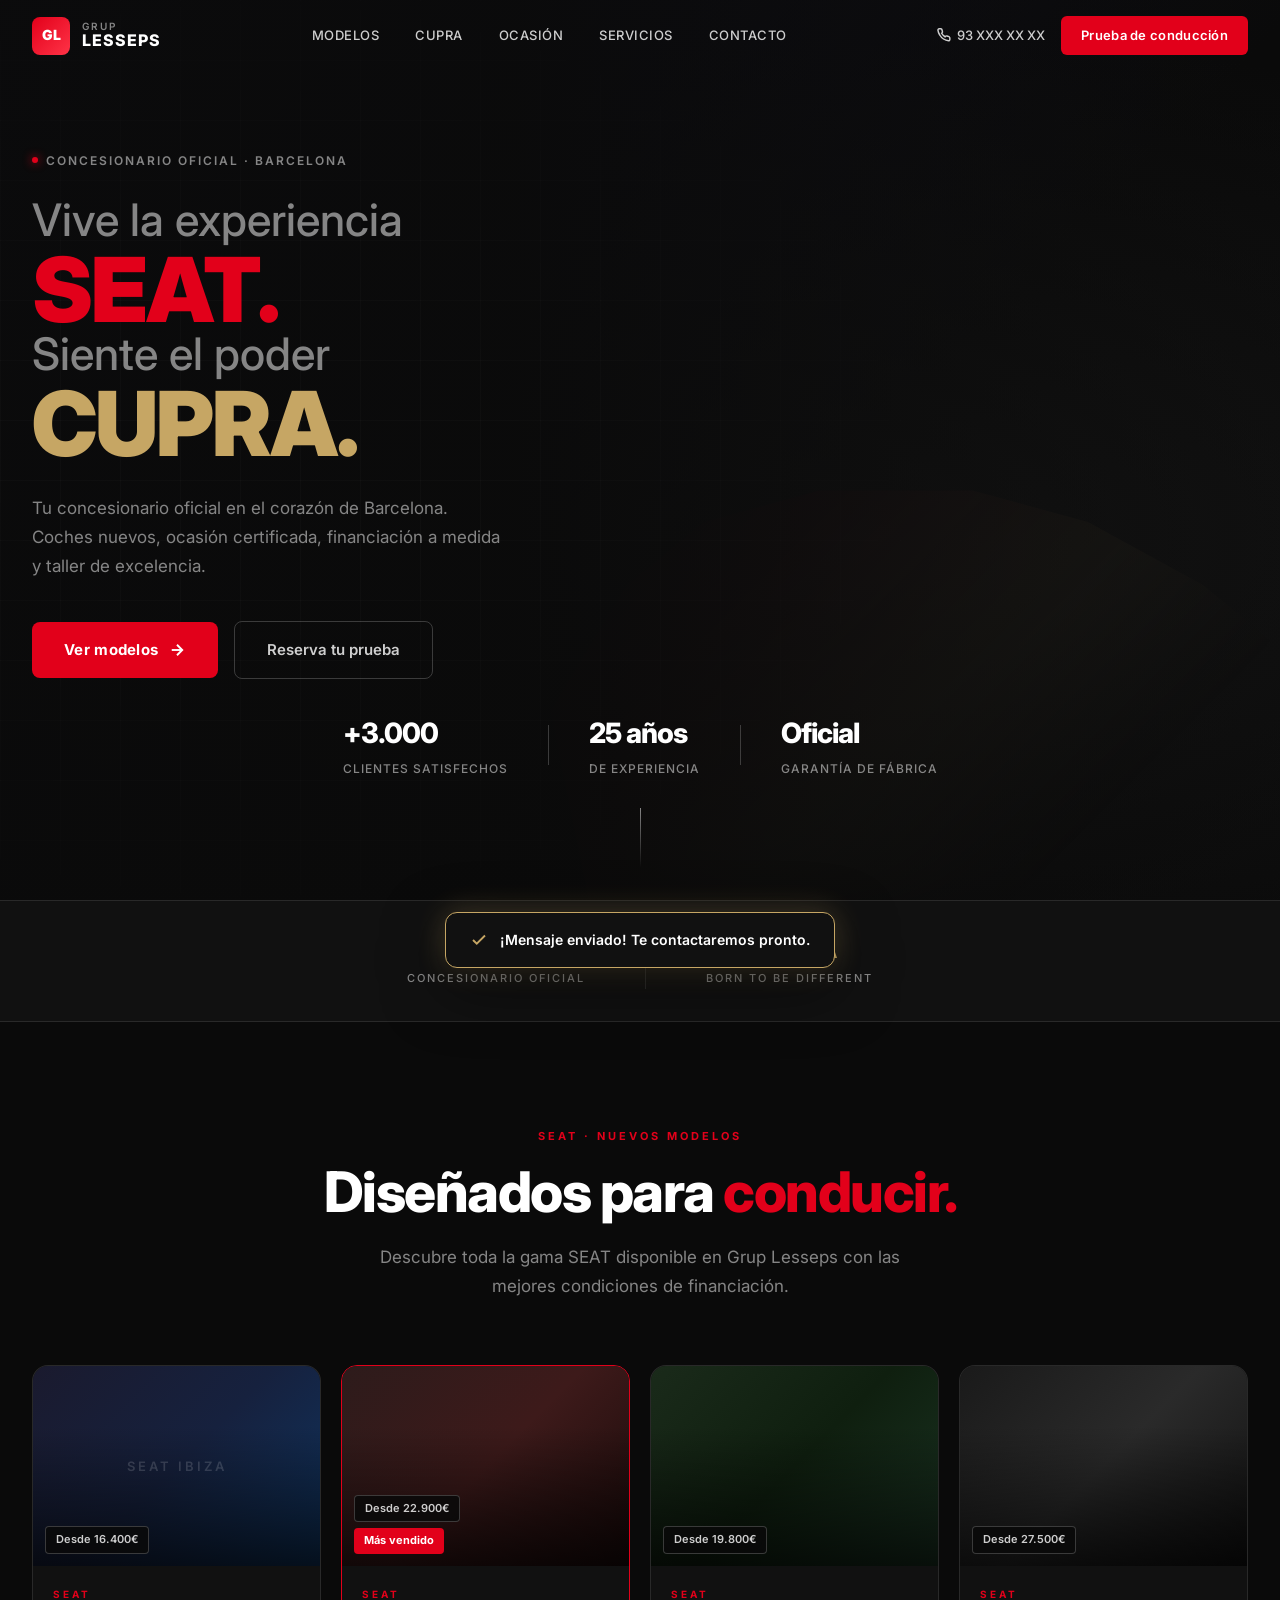
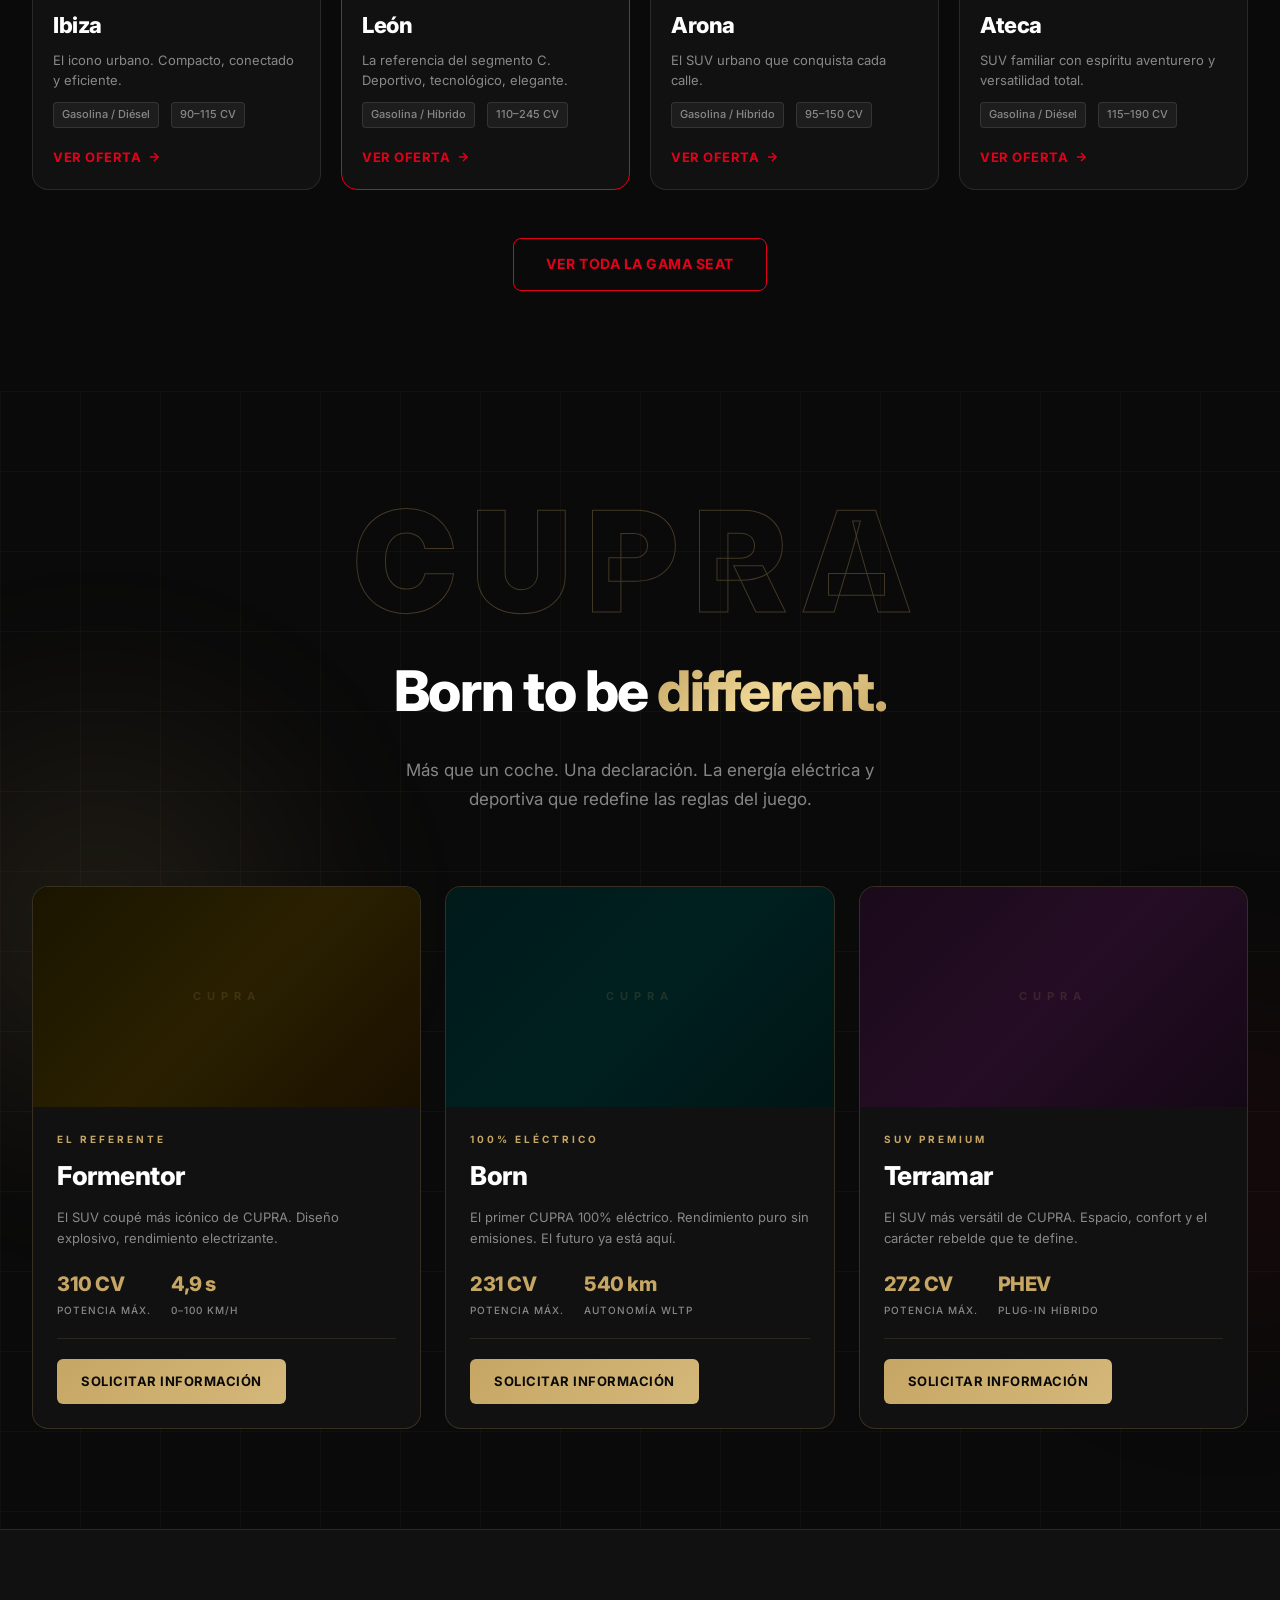
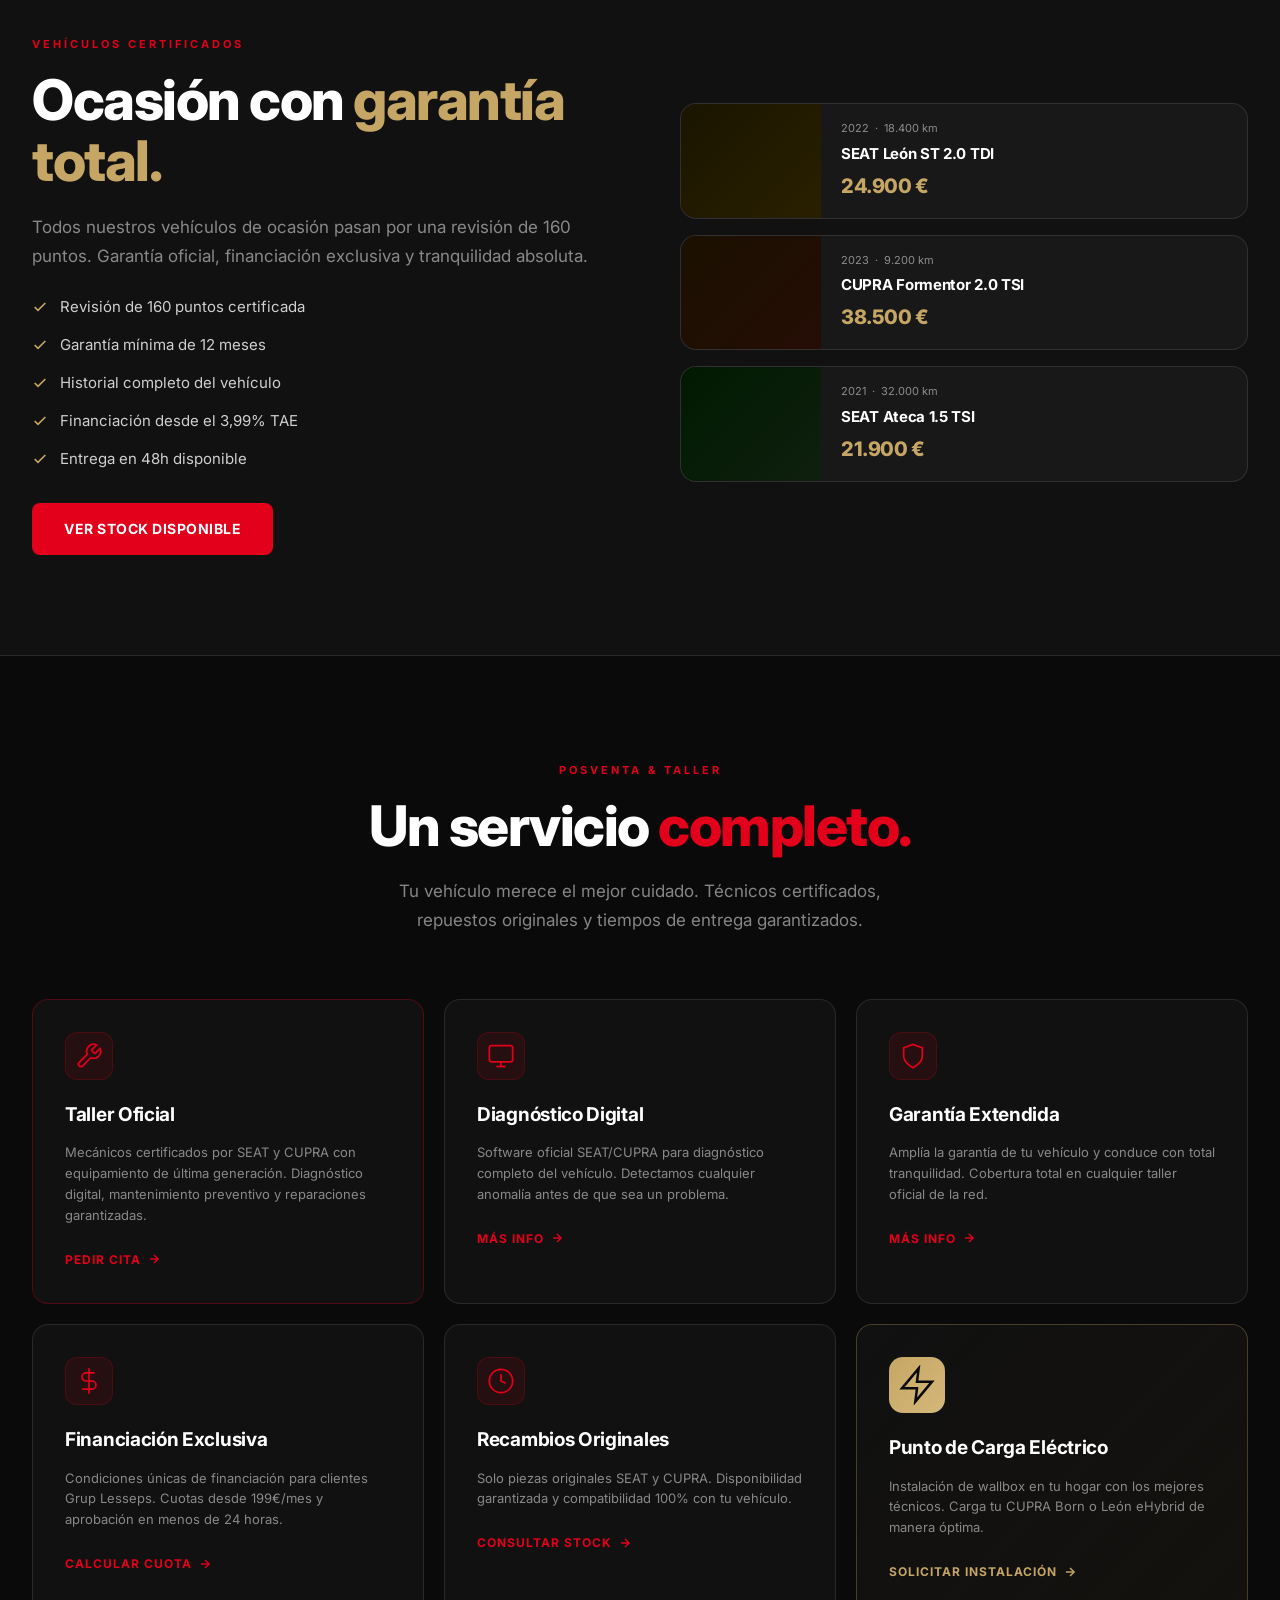
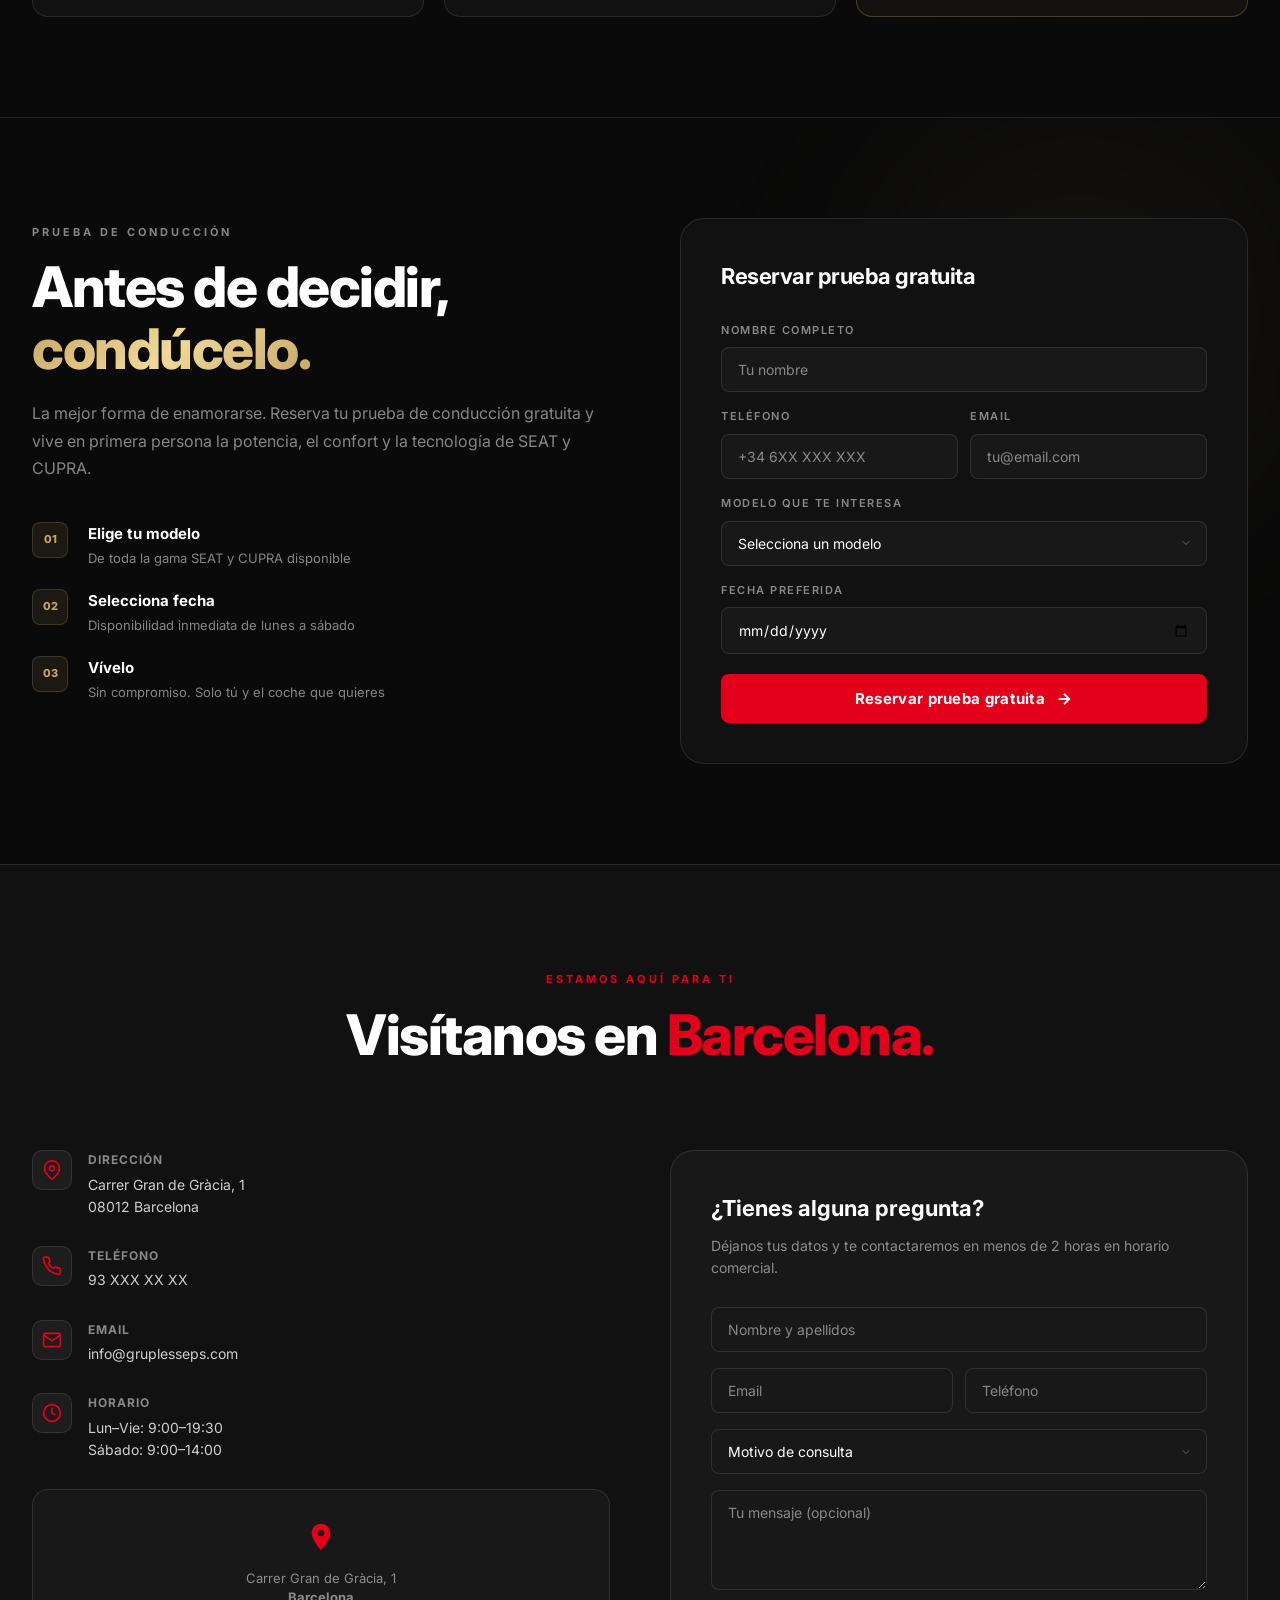
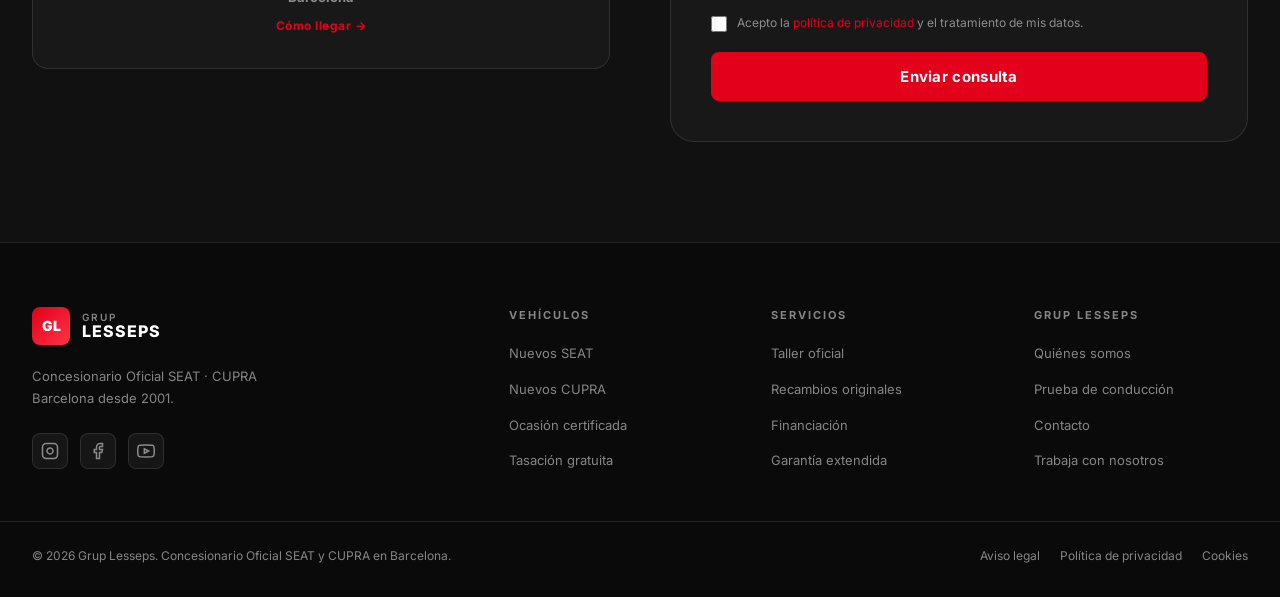
<file: grup-lesseps/index.html>
<!DOCTYPE html>
<html lang="es">
<head>
  <meta charset="UTF-8">
  <meta name="viewport" content="width=device-width, initial-scale=1.0">
  <title>Grup Lesseps | Concesionario Oficial SEAT · CUPRA · Barcelona</title>
  <meta name="description" content="Concesionario oficial SEAT y CUPRA en Barcelona. Coches nuevos, vehículos de ocasión, financiación y taller oficial. Vive la experiencia Grup Lesseps.">
  <link rel="preconnect" href="https://fonts.googleapis.com">
  <link rel="preconnect" href="https://fonts.gstatic.com" crossorigin>
  <link href="https://fonts.googleapis.com/css2?family=Inter:wght@300;400;500;600;700;800;900&display=swap" rel="stylesheet">
  <link rel="stylesheet" href="styles.css">
</head>
<body>

  <!-- ═══ NAV ═══ -->
  <header class="nav-header" id="navbar">
    <div class="nav-inner">
      <a href="#" class="nav-logo">
        <div class="logo-mark">
          <span class="logo-gl">GL</span>
        </div>
        <div class="logo-text">
          <span class="logo-grup">GRUP</span>
          <span class="logo-lesseps">LESSEPS</span>
        </div>
      </a>

      <nav class="nav-links" id="navLinks">
        <a href="#modelos">Modelos</a>
        <a href="#cupra">CUPRA</a>
        <a href="#ocasion">Ocasión</a>
        <a href="#servicios">Servicios</a>
        <a href="#contacto">Contacto</a>
      </nav>

      <div class="nav-actions">
        <a href="tel:+34930000000" class="btn-ghost-nav">
          <svg width="14" height="14" viewBox="0 0 24 24" fill="none" stroke="currentColor" stroke-width="2.5"><path d="M22 16.92v3a2 2 0 0 1-2.18 2 19.79 19.79 0 0 1-8.63-3.07A19.5 19.5 0 0 1 4.69 12 19.79 19.79 0 0 1 1.61 3.5 2 2 0 0 1 3.6 1.36h3a2 2 0 0 1 2 1.72c.127.96.361 1.903.7 2.81a2 2 0 0 1-.45 2.11L7.91 9a16 16 0 0 0 6 6l.92-.92a2 2 0 0 1 2.11-.45c.907.339 1.85.573 2.81.7A2 2 0 0 1 21.5 16.5z"/></svg>
          93 XXX XX XX
        </a>
        <a href="#test-drive" class="btn-primary-nav">Prueba de conducción</a>
        <button class="nav-hamburger" id="navHamburger" aria-label="Menú">
          <span></span><span></span><span></span>
        </button>
      </div>
    </div>
  </header>

  <!-- ═══ HERO ═══ -->
  <section class="hero" id="inicio">
    <div class="hero-bg">
      <div class="hero-bg-car"></div>
      <div class="hero-overlay"></div>
      <div class="hero-grid-overlay"></div>
    </div>

    <div class="hero-content">
      <div class="hero-badge">
        <span class="badge-dot"></span>
        Concesionario Oficial · Barcelona
      </div>
      <h1 class="hero-title">
        <span class="hero-title-line1">Vive la experiencia</span>
        <span class="hero-title-brand seat-color">SEAT.</span>
        <span class="hero-title-line2">Siente el poder</span>
        <span class="hero-title-brand cupra-color">CUPRA.</span>
      </h1>
      <p class="hero-sub">Tu concesionario oficial en el corazón de Barcelona. Coches nuevos, ocasión certificada, financiación a medida y taller de excelencia.</p>
      <div class="hero-ctas">
        <a href="#modelos" class="btn-hero-primary">
          Ver modelos
          <svg width="18" height="18" viewBox="0 0 24 24" fill="none" stroke="currentColor" stroke-width="2.5"><line x1="5" y1="12" x2="19" y2="12"/><polyline points="12 5 19 12 12 19"/></svg>
        </a>
        <a href="#test-drive" class="btn-hero-ghost">Reserva tu prueba</a>
      </div>
    </div>

    <div class="hero-stats">
      <div class="hero-stat">
        <span class="stat-val">+3.000</span>
        <span class="stat-label">Clientes satisfechos</span>
      </div>
      <div class="hero-stat-divider"></div>
      <div class="hero-stat">
        <span class="stat-val">25 años</span>
        <span class="stat-label">De experiencia</span>
      </div>
      <div class="hero-stat-divider"></div>
      <div class="hero-stat">
        <span class="stat-val">Oficial</span>
        <span class="stat-label">Garantía de fábrica</span>
      </div>
    </div>

    <a href="#modelos" class="hero-scroll-indicator" aria-label="Scroll">
      <div class="scroll-line"></div>
    </a>
  </section>

  <!-- ═══ BRANDS STRIP ═══ -->
  <section class="brands-strip">
    <div class="brand-item">
      <div class="brand-logo-wrap seat-brand">
        <svg viewBox="0 0 80 30" class="brand-svg-seat" fill="currentColor">
          <text x="0" y="26" font-family="Inter, sans-serif" font-weight="900" font-size="28" letter-spacing="-1">SEAT</text>
        </svg>
      </div>
      <span class="brand-label">Concesionario Oficial</span>
    </div>
    <div class="brand-divider"></div>
    <div class="brand-item">
      <div class="brand-logo-wrap cupra-brand">
        <svg viewBox="0 0 110 30" class="brand-svg-cupra" fill="currentColor">
          <text x="0" y="26" font-family="Inter, sans-serif" font-weight="900" font-size="28" letter-spacing="2">CUPRA</text>
        </svg>
      </div>
      <span class="brand-label">Born To Be Different</span>
    </div>
  </section>

  <!-- ═══ MODELOS ═══ -->
  <section class="models-section" id="modelos">
    <div class="section-header">
      <div class="section-tag">SEAT · Nuevos Modelos</div>
      <h2 class="section-title">Diseñados para <span class="text-accent-red">conducir.</span></h2>
      <p class="section-sub">Descubre toda la gama SEAT disponible en Grup Lesseps con las mejores condiciones de financiación.</p>
    </div>

    <div class="models-grid">
      <div class="model-card reveal" data-brand="seat">
        <div class="model-img-wrap">
          <div class="model-img seat-ibiza-bg"></div>
          <div class="model-img-overlay">
            <span class="model-badge">Desde 16.400€</span>
          </div>
        </div>
        <div class="model-info">
          <div class="model-brand-tag seat-tag">SEAT</div>
          <h3 class="model-name">Ibiza</h3>
          <p class="model-desc">El icono urbano. Compacto, conectado y eficiente.</p>
          <div class="model-specs">
            <span>Gasolina / Diésel</span>
            <span>90–115 CV</span>
          </div>
          <a href="#contacto" class="model-cta">Ver oferta <svg width="14" height="14" viewBox="0 0 24 24" fill="none" stroke="currentColor" stroke-width="2.5"><line x1="5" y1="12" x2="19" y2="12"/><polyline points="12 5 19 12 12 19"/></svg></a>
        </div>
      </div>

      <div class="model-card model-card-featured reveal" data-brand="seat">
        <div class="model-img-wrap">
          <div class="model-img seat-leon-bg"></div>
          <div class="model-img-overlay">
            <span class="model-badge">Desde 22.900€</span>
            <span class="model-badge-hot">Más vendido</span>
          </div>
        </div>
        <div class="model-info">
          <div class="model-brand-tag seat-tag">SEAT</div>
          <h3 class="model-name">León</h3>
          <p class="model-desc">La referencia del segmento C. Deportivo, tecnológico, elegante.</p>
          <div class="model-specs">
            <span>Gasolina / Híbrido</span>
            <span>110–245 CV</span>
          </div>
          <a href="#contacto" class="model-cta">Ver oferta <svg width="14" height="14" viewBox="0 0 24 24" fill="none" stroke="currentColor" stroke-width="2.5"><line x1="5" y1="12" x2="19" y2="12"/><polyline points="12 5 19 12 12 19"/></svg></a>
        </div>
      </div>

      <div class="model-card reveal" data-brand="seat">
        <div class="model-img-wrap">
          <div class="model-img seat-arona-bg"></div>
          <div class="model-img-overlay">
            <span class="model-badge">Desde 19.800€</span>
          </div>
        </div>
        <div class="model-info">
          <div class="model-brand-tag seat-tag">SEAT</div>
          <h3 class="model-name">Arona</h3>
          <p class="model-desc">El SUV urbano que conquista cada calle.</p>
          <div class="model-specs">
            <span>Gasolina / Híbrido</span>
            <span>95–150 CV</span>
          </div>
          <a href="#contacto" class="model-cta">Ver oferta <svg width="14" height="14" viewBox="0 0 24 24" fill="none" stroke="currentColor" stroke-width="2.5"><line x1="5" y1="12" x2="19" y2="12"/><polyline points="12 5 19 12 12 19"/></svg></a>
        </div>
      </div>

      <div class="model-card reveal" data-brand="seat">
        <div class="model-img-wrap">
          <div class="model-img seat-ateca-bg"></div>
          <div class="model-img-overlay">
            <span class="model-badge">Desde 27.500€</span>
          </div>
        </div>
        <div class="model-info">
          <div class="model-brand-tag seat-tag">SEAT</div>
          <h3 class="model-name">Ateca</h3>
          <p class="model-desc">SUV familiar con espíritu aventurero y versatilidad total.</p>
          <div class="model-specs">
            <span>Gasolina / Diésel</span>
            <span>115–190 CV</span>
          </div>
          <a href="#contacto" class="model-cta">Ver oferta <svg width="14" height="14" viewBox="0 0 24 24" fill="none" stroke="currentColor" stroke-width="2.5"><line x1="5" y1="12" x2="19" y2="12"/><polyline points="12 5 19 12 12 19"/></svg></a>
        </div>
      </div>
    </div>

    <div class="section-cta-wrap">
      <a href="#contacto" class="btn-outline-red">Ver toda la gama SEAT</a>
    </div>
  </section>

  <!-- ═══ CUPRA ═══ -->
  <section class="cupra-section" id="cupra">
    <div class="cupra-bg">
      <div class="cupra-grid"></div>
      <div class="cupra-glow-left"></div>
      <div class="cupra-glow-right"></div>
    </div>

    <div class="cupra-content">
      <div class="cupra-header">
        <div class="cupra-logo-big">CUPRA</div>
        <h2 class="cupra-title">Born to be <span class="cupra-gradient">different.</span></h2>
        <p class="cupra-sub">Más que un coche. Una declaración. La energía eléctrica y deportiva que redefine las reglas del juego.</p>
      </div>

      <div class="cupra-models-row">
        <div class="cupra-model-card reveal">
          <div class="cupra-car-visual formentor-bg"></div>
          <div class="cupra-model-content">
            <div class="cupra-model-label">El referente</div>
            <h3 class="cupra-model-name">Formentor</h3>
            <p>El SUV coupé más icónico de CUPRA. Diseño explosivo, rendimiento electrizante.</p>
            <div class="cupra-spec-row">
              <div class="cupra-spec"><span class="cupra-spec-val">310 CV</span><span class="cupra-spec-key">Potencia máx.</span></div>
              <div class="cupra-spec"><span class="cupra-spec-val">4,9 s</span><span class="cupra-spec-key">0–100 km/h</span></div>
            </div>
            <a href="#contacto" class="btn-cupra">Solicitar información</a>
          </div>
        </div>

        <div class="cupra-model-card reveal">
          <div class="cupra-car-visual born-bg"></div>
          <div class="cupra-model-content">
            <div class="cupra-model-label">100% Eléctrico</div>
            <h3 class="cupra-model-name">Born</h3>
            <p>El primer CUPRA 100% eléctrico. Rendimiento puro sin emisiones. El futuro ya está aquí.</p>
            <div class="cupra-spec-row">
              <div class="cupra-spec"><span class="cupra-spec-val">231 CV</span><span class="cupra-spec-key">Potencia máx.</span></div>
              <div class="cupra-spec"><span class="cupra-spec-val">540 km</span><span class="cupra-spec-key">Autonomía WLTP</span></div>
            </div>
            <a href="#contacto" class="btn-cupra">Solicitar información</a>
          </div>
        </div>

        <div class="cupra-model-card reveal">
          <div class="cupra-car-visual terramar-bg"></div>
          <div class="cupra-model-content">
            <div class="cupra-model-label">SUV Premium</div>
            <h3 class="cupra-model-name">Terramar</h3>
            <p>El SUV más versátil de CUPRA. Espacio, confort y el carácter rebelde que te define.</p>
            <div class="cupra-spec-row">
              <div class="cupra-spec"><span class="cupra-spec-val">272 CV</span><span class="cupra-spec-key">Potencia máx.</span></div>
              <div class="cupra-spec"><span class="cupra-spec-val">PHEV</span><span class="cupra-spec-key">Plug-in Híbrido</span></div>
            </div>
            <a href="#contacto" class="btn-cupra">Solicitar información</a>
          </div>
        </div>
      </div>
    </div>
  </section>

  <!-- ═══ OCASION ═══ -->
  <section class="ocasion-section" id="ocasion">
    <div class="ocasion-inner">
      <div class="ocasion-text reveal">
        <div class="section-tag">Vehículos Certificados</div>
        <h2 class="section-title">Ocasión con <span class="text-accent-copper">garantía total.</span></h2>
        <p class="section-sub">Todos nuestros vehículos de ocasión pasan por una revisión de 160 puntos. Garantía oficial, financiación exclusiva y tranquilidad absoluta.</p>
        <ul class="ocasion-checks">
          <li><svg width="16" height="16" viewBox="0 0 24 24" fill="none" stroke="currentColor" stroke-width="2.5"><polyline points="20 6 9 17 4 12"/></svg> Revisión de 160 puntos certificada</li>
          <li><svg width="16" height="16" viewBox="0 0 24 24" fill="none" stroke="currentColor" stroke-width="2.5"><polyline points="20 6 9 17 4 12"/></svg> Garantía mínima de 12 meses</li>
          <li><svg width="16" height="16" viewBox="0 0 24 24" fill="none" stroke="currentColor" stroke-width="2.5"><polyline points="20 6 9 17 4 12"/></svg> Historial completo del vehículo</li>
          <li><svg width="16" height="16" viewBox="0 0 24 24" fill="none" stroke="currentColor" stroke-width="2.5"><polyline points="20 6 9 17 4 12"/></svg> Financiación desde el 3,99% TAE</li>
          <li><svg width="16" height="16" viewBox="0 0 24 24" fill="none" stroke="currentColor" stroke-width="2.5"><polyline points="20 6 9 17 4 12"/></svg> Entrega en 48h disponible</li>
        </ul>
        <a href="#contacto" class="btn-primary-red">Ver stock disponible</a>
      </div>
      <div class="ocasion-cards reveal">
        <div class="occ-card">
          <div class="occ-img occ-img-1"></div>
          <div class="occ-info">
            <div class="occ-meta"><span>2022</span> <span>·</span> <span>18.400 km</span></div>
            <div class="occ-name">SEAT León ST 2.0 TDI</div>
            <div class="occ-price">24.900 €</div>
          </div>
        </div>
        <div class="occ-card">
          <div class="occ-img occ-img-2"></div>
          <div class="occ-info">
            <div class="occ-meta"><span>2023</span> <span>·</span> <span>9.200 km</span></div>
            <div class="occ-name">CUPRA Formentor 2.0 TSI</div>
            <div class="occ-price">38.500 €</div>
          </div>
        </div>
        <div class="occ-card">
          <div class="occ-img occ-img-3"></div>
          <div class="occ-info">
            <div class="occ-meta"><span>2021</span> <span>·</span> <span>32.000 km</span></div>
            <div class="occ-name">SEAT Ateca 1.5 TSI</div>
            <div class="occ-price">21.900 €</div>
          </div>
        </div>
      </div>
    </div>
  </section>

  <!-- ═══ SERVICIOS ═══ -->
  <section class="servicios-section" id="servicios">
    <div class="section-header">
      <div class="section-tag">Posventa &amp; Taller</div>
      <h2 class="section-title">Un servicio <span class="text-accent-red">completo.</span></h2>
      <p class="section-sub">Tu vehículo merece el mejor cuidado. Técnicos certificados, repuestos originales y tiempos de entrega garantizados.</p>
    </div>

    <div class="servicios-bento">
      <div class="serv-card serv-card-lg reveal">
        <div class="serv-icon">
          <svg width="28" height="28" viewBox="0 0 24 24" fill="none" stroke="currentColor" stroke-width="1.5">
            <path d="M14.7 6.3a1 1 0 0 0 0 1.4l1.6 1.6a1 1 0 0 0 1.4 0l3.77-3.77a6 6 0 0 1-7.94 7.94l-6.91 6.91a2.12 2.12 0 0 1-3-3l6.91-6.91a6 6 0 0 1 7.94-7.94l-3.76 3.76z"/>
          </svg>
        </div>
        <h3>Taller Oficial</h3>
        <p>Mecánicos certificados por SEAT y CUPRA con equipamiento de última generación. Diagnóstico digital, mantenimiento preventivo y reparaciones garantizadas.</p>
        <a href="#contacto" class="serv-link">Pedir cita <svg width="14" height="14" viewBox="0 0 24 24" fill="none" stroke="currentColor" stroke-width="2.5"><line x1="5" y1="12" x2="19" y2="12"/><polyline points="12 5 19 12 12 19"/></svg></a>
      </div>

      <div class="serv-card reveal">
        <div class="serv-icon">
          <svg width="28" height="28" viewBox="0 0 24 24" fill="none" stroke="currentColor" stroke-width="1.5">
            <rect x="2" y="3" width="20" height="14" rx="2" ry="2"/><line x1="8" y1="21" x2="16" y2="21"/><line x1="12" y1="17" x2="12" y2="21"/>
          </svg>
        </div>
        <h3>Diagnóstico Digital</h3>
        <p>Software oficial SEAT/CUPRA para diagnóstico completo del vehículo. Detectamos cualquier anomalía antes de que sea un problema.</p>
        <a href="#contacto" class="serv-link">Más info <svg width="14" height="14" viewBox="0 0 24 24" fill="none" stroke="currentColor" stroke-width="2.5"><line x1="5" y1="12" x2="19" y2="12"/><polyline points="12 5 19 12 12 19"/></svg></a>
      </div>

      <div class="serv-card reveal">
        <div class="serv-icon">
          <svg width="28" height="28" viewBox="0 0 24 24" fill="none" stroke="currentColor" stroke-width="1.5">
            <path d="M12 22s8-4 8-10V5l-8-3-8 3v7c0 6 8 10 8 10z"/>
          </svg>
        </div>
        <h3>Garantía Extendida</h3>
        <p>Amplía la garantía de tu vehículo y conduce con total tranquilidad. Cobertura total en cualquier taller oficial de la red.</p>
        <a href="#contacto" class="serv-link">Más info <svg width="14" height="14" viewBox="0 0 24 24" fill="none" stroke="currentColor" stroke-width="2.5"><line x1="5" y1="12" x2="19" y2="12"/><polyline points="12 5 19 12 12 19"/></svg></a>
      </div>

      <div class="serv-card reveal">
        <div class="serv-icon">
          <svg width="28" height="28" viewBox="0 0 24 24" fill="none" stroke="currentColor" stroke-width="1.5">
            <line x1="12" y1="1" x2="12" y2="23"/><path d="M17 5H9.5a3.5 3.5 0 0 0 0 7h5a3.5 3.5 0 0 1 0 7H6"/>
          </svg>
        </div>
        <h3>Financiación Exclusiva</h3>
        <p>Condiciones únicas de financiación para clientes Grup Lesseps. Cuotas desde 199€/mes y aprobación en menos de 24 horas.</p>
        <a href="#contacto" class="serv-link">Calcular cuota <svg width="14" height="14" viewBox="0 0 24 24" fill="none" stroke="currentColor" stroke-width="2.5"><line x1="5" y1="12" x2="19" y2="12"/><polyline points="12 5 19 12 12 19"/></svg></a>
      </div>

      <div class="serv-card reveal">
        <div class="serv-icon">
          <svg width="28" height="28" viewBox="0 0 24 24" fill="none" stroke="currentColor" stroke-width="1.5">
            <circle cx="12" cy="12" r="10"/><polyline points="12 6 12 12 16 14"/>
          </svg>
        </div>
        <h3>Recambios Originales</h3>
        <p>Solo piezas originales SEAT y CUPRA. Disponibilidad garantizada y compatibilidad 100% con tu vehículo.</p>
        <a href="#contacto" class="serv-link">Consultar stock <svg width="14" height="14" viewBox="0 0 24 24" fill="none" stroke="currentColor" stroke-width="2.5"><line x1="5" y1="12" x2="19" y2="12"/><polyline points="12 5 19 12 12 19"/></svg></a>
      </div>

      <div class="serv-card serv-card-electric reveal">
        <div class="serv-electric-icon">
          <svg width="40" height="40" viewBox="0 0 24 24" fill="none" stroke="currentColor" stroke-width="1.5">
            <polygon points="13 2 3 14 12 14 11 22 21 10 12 10 13 2"/>
          </svg>
        </div>
        <h3>Punto de Carga Eléctrico</h3>
        <p>Instalación de wallbox en tu hogar con los mejores técnicos. Carga tu CUPRA Born o León eHybrid de manera óptima.</p>
        <a href="#contacto" class="serv-link">Solicitar instalación <svg width="14" height="14" viewBox="0 0 24 24" fill="none" stroke="currentColor" stroke-width="2.5"><line x1="5" y1="12" x2="19" y2="12"/><polyline points="12 5 19 12 12 19"/></svg></a>
      </div>
    </div>
  </section>

  <!-- ═══ TEST DRIVE ═══ -->
  <section class="test-drive-section" id="test-drive">
    <div class="test-drive-inner">
      <div class="td-left reveal">
        <div class="section-tag tag-white">Prueba de conducción</div>
        <h2 class="td-title">
          Antes de decidir,<br>
          <span class="cupra-gradient">condúcelo.</span>
        </h2>
        <p class="td-sub">La mejor forma de enamorarse. Reserva tu prueba de conducción gratuita y vive en primera persona la potencia, el confort y la tecnología de SEAT y CUPRA.</p>
        <div class="td-highlights">
          <div class="td-hi"><div class="td-hi-icon">01</div><div><strong>Elige tu modelo</strong><p>De toda la gama SEAT y CUPRA disponible</p></div></div>
          <div class="td-hi"><div class="td-hi-icon">02</div><div><strong>Selecciona fecha</strong><p>Disponibilidad inmediata de lunes a sábado</p></div></div>
          <div class="td-hi"><div class="td-hi-icon">03</div><div><strong>Vívelo</strong><p>Sin compromiso. Solo tú y el coche que quieres</p></div></div>
        </div>
      </div>
      <div class="td-right reveal">
        <div class="td-form-card">
          <h3 class="td-form-title">Reservar prueba gratuita</h3>
          <form class="td-form" onsubmit="handleTestDriveForm(event)">
            <div class="form-group">
              <label>Nombre completo</label>
              <input type="text" placeholder="Tu nombre" required>
            </div>
            <div class="form-row-2">
              <div class="form-group">
                <label>Teléfono</label>
                <input type="tel" placeholder="+34 6XX XXX XXX" required>
              </div>
              <div class="form-group">
                <label>Email</label>
                <input type="email" placeholder="tu@email.com" required>
              </div>
            </div>
            <div class="form-group">
              <label>Modelo que te interesa</label>
              <select required>
                <option value="" disabled selected>Selecciona un modelo</option>
                <optgroup label="SEAT">
                  <option>SEAT Ibiza</option>
                  <option>SEAT León</option>
                  <option>SEAT Arona</option>
                  <option>SEAT Ateca</option>
                </optgroup>
                <optgroup label="CUPRA">
                  <option>CUPRA Formentor</option>
                  <option>CUPRA Born</option>
                  <option>CUPRA Terramar</option>
                  <option>CUPRA León</option>
                </optgroup>
              </select>
            </div>
            <div class="form-group">
              <label>Fecha preferida</label>
              <input type="date" required>
            </div>
            <button type="submit" class="btn-form-submit">
              Reservar prueba gratuita
              <svg width="18" height="18" viewBox="0 0 24 24" fill="none" stroke="currentColor" stroke-width="2.5"><line x1="5" y1="12" x2="19" y2="12"/><polyline points="12 5 19 12 12 19"/></svg>
            </button>
          </form>
        </div>
      </div>
    </div>
  </section>

  <!-- ═══ CONTACTO ═══ -->
  <section class="contacto-section" id="contacto">
    <div class="section-header">
      <div class="section-tag">Estamos aquí para ti</div>
      <h2 class="section-title">Visítanos en <span class="text-accent-red">Barcelona.</span></h2>
    </div>

    <div class="contacto-inner">
      <div class="contacto-info reveal">
        <div class="contact-block">
          <div class="contact-icon">
            <svg width="20" height="20" viewBox="0 0 24 24" fill="none" stroke="currentColor" stroke-width="2"><path d="M21 10c0 7-9 13-9 13s-9-6-9-13a9 9 0 0 1 18 0z"/><circle cx="12" cy="10" r="3"/></svg>
          </div>
          <div>
            <strong>Dirección</strong>
            <p>Carrer Gran de Gràcia, 1<br>08012 Barcelona</p>
          </div>
        </div>
        <div class="contact-block">
          <div class="contact-icon">
            <svg width="20" height="20" viewBox="0 0 24 24" fill="none" stroke="currentColor" stroke-width="2"><path d="M22 16.92v3a2 2 0 0 1-2.18 2 19.79 19.79 0 0 1-8.63-3.07A19.5 19.5 0 0 1 4.69 12 19.79 19.79 0 0 1 1.61 3.5 2 2 0 0 1 3.6 1.36h3a2 2 0 0 1 2 1.72c.127.96.361 1.903.7 2.81a2 2 0 0 1-.45 2.11L7.91 9a16 16 0 0 0 6 6l.92-.92a2 2 0 0 1 2.11-.45c.907.339 1.85.573 2.81.7A2 2 0 0 1 22 16.92z"/></svg>
          </div>
          <div>
            <strong>Teléfono</strong>
            <p><a href="tel:+34930000000">93 XXX XX XX</a></p>
          </div>
        </div>
        <div class="contact-block">
          <div class="contact-icon">
            <svg width="20" height="20" viewBox="0 0 24 24" fill="none" stroke="currentColor" stroke-width="2"><path d="M4 4h16c1.1 0 2 .9 2 2v12c0 1.1-.9 2-2 2H4c-1.1 0-2-.9-2-2V6c0-1.1.9-2 2-2z"/><polyline points="22,6 12,13 2,6"/></svg>
          </div>
          <div>
            <strong>Email</strong>
            <p><a href="mailto:info@gruplesseps.com">info@gruplesseps.com</a></p>
          </div>
        </div>
        <div class="contact-block">
          <div class="contact-icon">
            <svg width="20" height="20" viewBox="0 0 24 24" fill="none" stroke="currentColor" stroke-width="2"><circle cx="12" cy="12" r="10"/><polyline points="12 6 12 12 16 14"/></svg>
          </div>
          <div>
            <strong>Horario</strong>
            <p>Lun–Vie: 9:00–19:30<br>Sábado: 9:00–14:00</p>
          </div>
        </div>
        <div class="map-placeholder">
          <div class="map-inner">
            <div class="map-pin-icon">
              <svg width="32" height="32" viewBox="0 0 24 24" fill="currentColor"><path d="M12 2C8.13 2 5 5.13 5 9c0 5.25 7 13 7 13s7-7.75 7-13c0-3.87-3.13-7-7-7zm0 9.5c-1.38 0-2.5-1.12-2.5-2.5s1.12-2.5 2.5-2.5 2.5 1.12 2.5 2.5-1.12 2.5-2.5 2.5z"/></svg>
            </div>
            <p>Carrer Gran de Gràcia, 1<br><strong>Barcelona</strong></p>
            <a href="https://maps.google.com" target="_blank" rel="noopener" class="map-link">Cómo llegar →</a>
          </div>
        </div>
      </div>

      <div class="contacto-form-wrap reveal">
        <div class="contact-form-card">
          <h3>¿Tienes alguna pregunta?</h3>
          <p>Déjanos tus datos y te contactaremos en menos de 2 horas en horario comercial.</p>
          <form onsubmit="handleContactForm(event)">
            <div class="form-group">
              <input type="text" placeholder="Nombre y apellidos" required>
            </div>
            <div class="form-row-2">
              <div class="form-group">
                <input type="email" placeholder="Email" required>
              </div>
              <div class="form-group">
                <input type="tel" placeholder="Teléfono">
              </div>
            </div>
            <div class="form-group">
              <select>
                <option value="" disabled selected>Motivo de consulta</option>
                <option>Información sobre modelos</option>
                <option>Solicitar prueba de conducción</option>
                <option>Financiación</option>
                <option>Vehículos de ocasión</option>
                <option>Taller y posventa</option>
                <option>Otra consulta</option>
              </select>
            </div>
            <div class="form-group">
              <textarea placeholder="Tu mensaje (opcional)" rows="4"></textarea>
            </div>
            <label class="check-label">
              <input type="checkbox" required>
              <span>Acepto la <a href="#">política de privacidad</a> y el tratamiento de mis datos.</span>
            </label>
            <button type="submit" class="btn-form-submit">Enviar consulta</button>
          </form>
        </div>
      </div>
    </div>
  </section>

  <!-- ═══ FOOTER ═══ -->
  <footer class="footer">
    <div class="footer-top">
      <div class="footer-brand">
        <div class="footer-logo">
          <div class="logo-mark"><span class="logo-gl">GL</span></div>
          <div class="logo-text">
            <span class="logo-grup">GRUP</span>
            <span class="logo-lesseps">LESSEPS</span>
          </div>
        </div>
        <p class="footer-tagline">Concesionario Oficial SEAT · CUPRA<br>Barcelona desde 2001.</p>
        <div class="footer-socials">
          <a href="#" aria-label="Instagram" class="social-link">
            <svg width="18" height="18" viewBox="0 0 24 24" fill="none" stroke="currentColor" stroke-width="2"><rect x="2" y="2" width="20" height="20" rx="5" ry="5"/><path d="M16 11.37A4 4 0 1 1 12.63 8 4 4 0 0 1 16 11.37z"/><line x1="17.5" y1="6.5" x2="17.51" y2="6.5"/></svg>
          </a>
          <a href="#" aria-label="Facebook" class="social-link">
            <svg width="18" height="18" viewBox="0 0 24 24" fill="none" stroke="currentColor" stroke-width="2"><path d="M18 2h-3a5 5 0 0 0-5 5v3H7v4h3v8h4v-8h3l1-4h-4V7a1 1 0 0 1 1-1h3z"/></svg>
          </a>
          <a href="#" aria-label="YouTube" class="social-link">
            <svg width="18" height="18" viewBox="0 0 24 24" fill="none" stroke="currentColor" stroke-width="2"><path d="M22.54 6.42a2.78 2.78 0 0 0-1.95-1.96C18.88 4 12 4 12 4s-6.88 0-8.59.46A2.78 2.78 0 0 0 1.46 6.42 29 29 0 0 0 1 12a29 29 0 0 0 .46 5.58 2.78 2.78 0 0 0 1.95 1.95C5.12 20 12 20 12 20s6.88 0 8.59-.47a2.78 2.78 0 0 0 1.95-1.95A29 29 0 0 0 23 12a29 29 0 0 0-.46-5.58z"/><polygon points="9.75 15.02 15.5 12 9.75 8.98 9.75 15.02"/></svg>
          </a>
        </div>
      </div>

      <div class="footer-links-group">
        <h4>Vehículos</h4>
        <ul>
          <li><a href="#modelos">Nuevos SEAT</a></li>
          <li><a href="#cupra">Nuevos CUPRA</a></li>
          <li><a href="#ocasion">Ocasión certificada</a></li>
          <li><a href="#contacto">Tasación gratuita</a></li>
        </ul>
      </div>

      <div class="footer-links-group">
        <h4>Servicios</h4>
        <ul>
          <li><a href="#servicios">Taller oficial</a></li>
          <li><a href="#servicios">Recambios originales</a></li>
          <li><a href="#servicios">Financiación</a></li>
          <li><a href="#servicios">Garantía extendida</a></li>
        </ul>
      </div>

      <div class="footer-links-group">
        <h4>Grup Lesseps</h4>
        <ul>
          <li><a href="#inicio">Quiénes somos</a></li>
          <li><a href="#test-drive">Prueba de conducción</a></li>
          <li><a href="#contacto">Contacto</a></li>
          <li><a href="#">Trabaja con nosotros</a></li>
        </ul>
      </div>
    </div>

    <div class="footer-bottom">
      <p>&copy; 2026 Grup Lesseps. Concesionario Oficial SEAT y CUPRA en Barcelona.</p>
      <div class="footer-legal">
        <a href="#">Aviso legal</a>
        <a href="#">Política de privacidad</a>
        <a href="#">Cookies</a>
      </div>
    </div>
  </footer>

  <!-- Success Toast -->
  <div class="toast" id="toast">
    <svg width="18" height="18" viewBox="0 0 24 24" fill="none" stroke="currentColor" stroke-width="2.5"><polyline points="20 6 9 17 4 12"/></svg>
    <span id="toast-msg">¡Mensaje enviado! Te contactaremos pronto.</span>
  </div>

  <script src="main.js"></script>
</body>
</html>
</file>
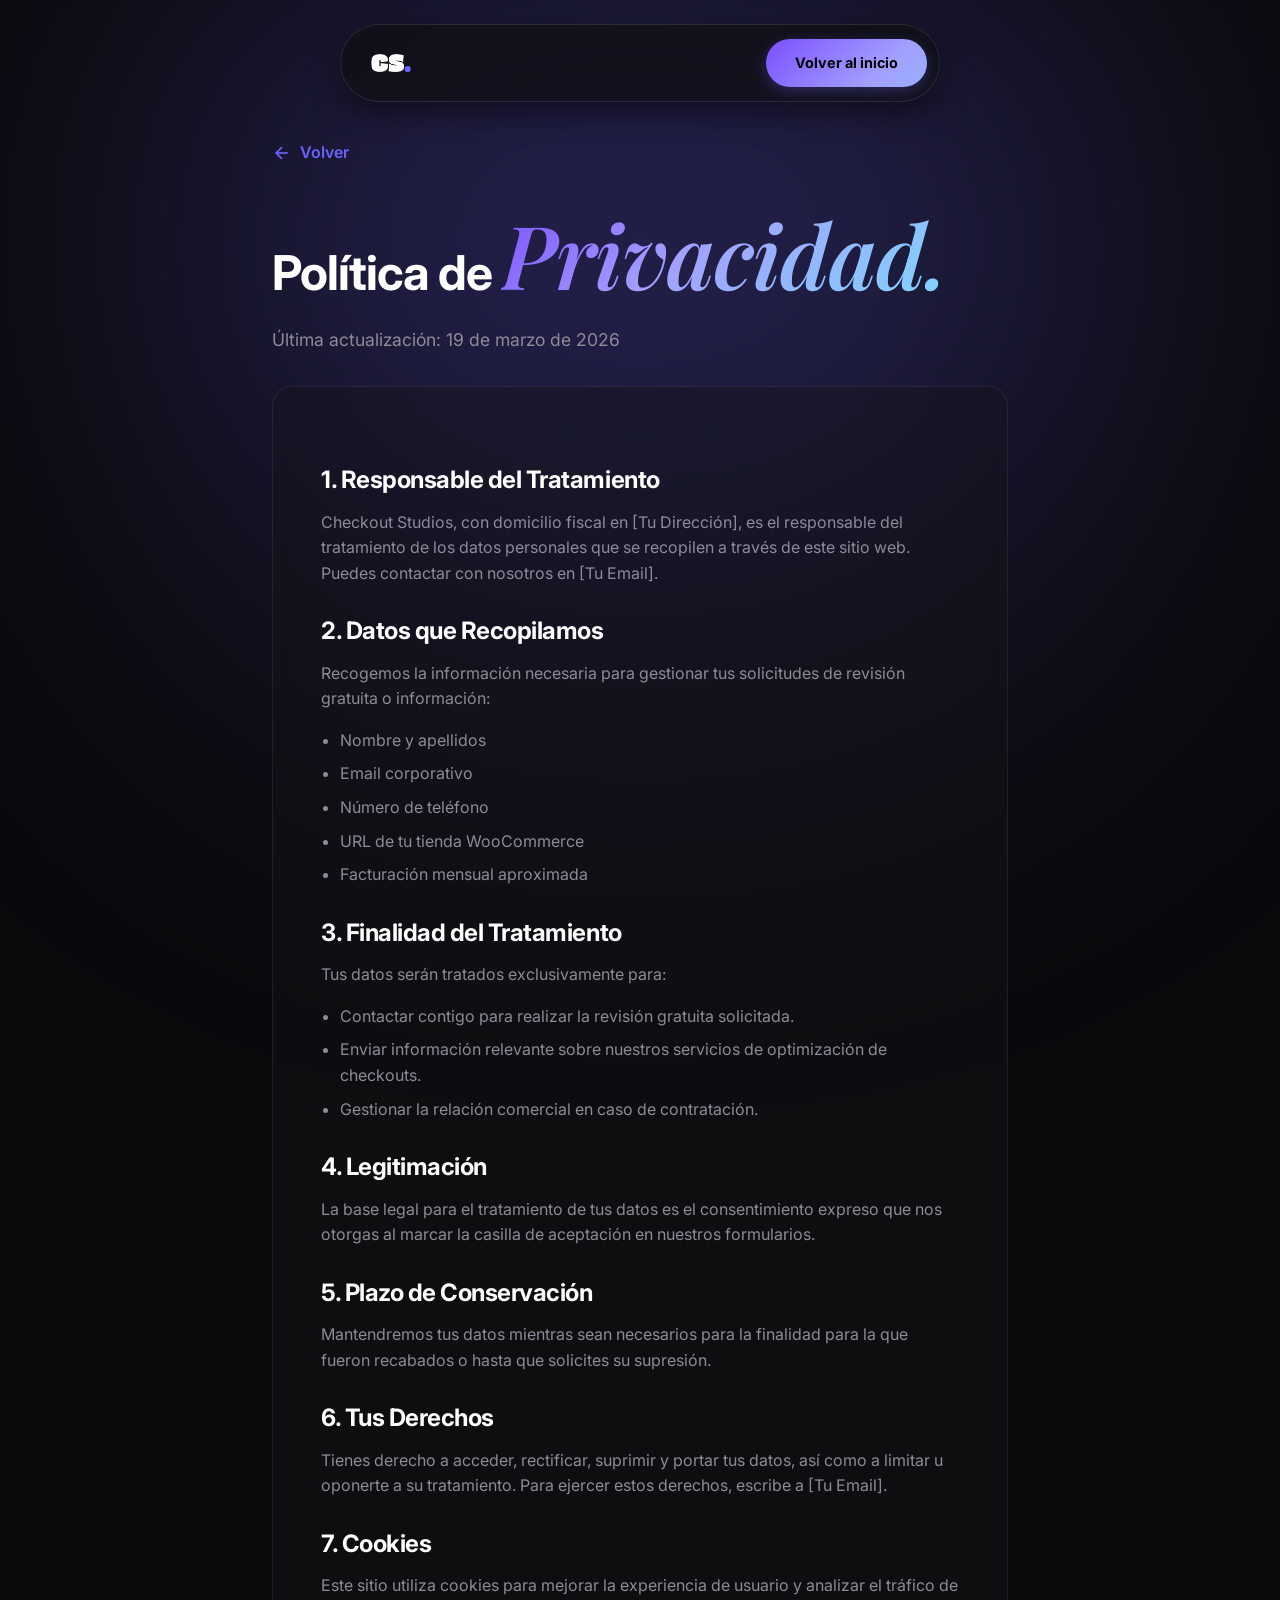
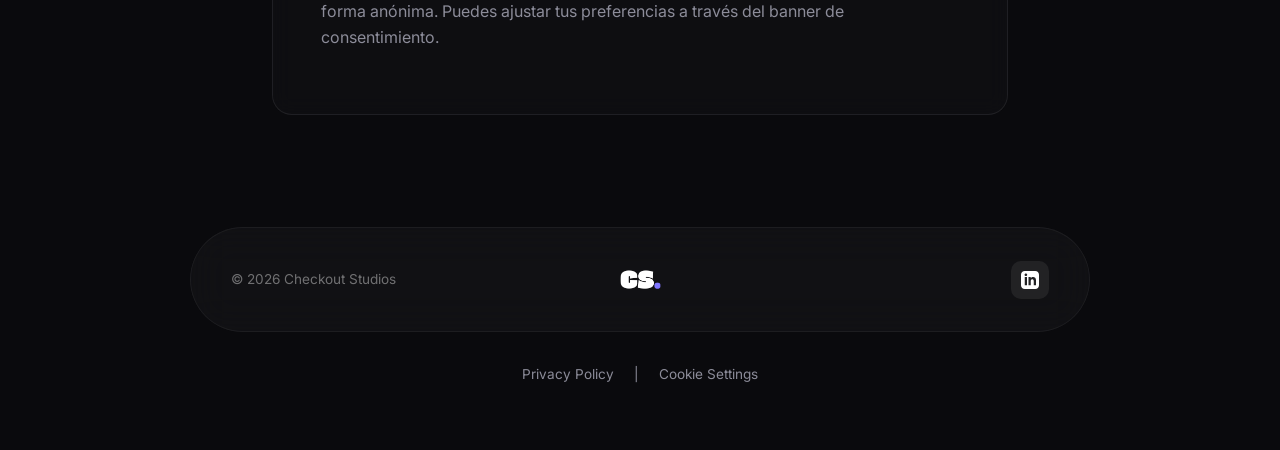
<file: privacy-policy.html>
<!DOCTYPE html>
<html lang="es">

<head>
    <meta charset="UTF-8">
    <meta name="viewport" content="width=device-width, initial-scale=1.0">
    <title>Política de Privacidad | Checkout Studios</title>
    <meta name="description" content="Política de Privacidad de Checkout Studios. Información sobre cómo tratamos tus datos.">
    <!-- Google Fonts -->
    <link rel="preconnect" href="https://fonts.googleapis.com">
    <link rel="preconnect" href="https://fonts.gstatic.com" crossorigin>
    <link href="https://fonts.googleapis.com/css2?family=Inter:wght@400;500;600;700;800&family=Playfair+Display:ital,wght@1,600;1,700&display=swap" rel="stylesheet">
    <script>
        window.dataLayer = window.dataLayer || [];
        function gtag(){dataLayer.push(arguments);}
        gtag('consent', 'default', {
            'ad_storage': 'denied',
            'ad_user_data': 'denied',
            'ad_personalization': 'denied',
            'analytics_storage': 'denied'
        });
    </script>
    <!-- Google Tag Manager -->
    <script>(function(w,d,s,l,i){w[l]=w[l]||[];w[l].push({'gtm.start':
    new Date().getTime(),event:'gtm.js'});var f=d.getElementsByTagName(s)[0],
    j=d.createElement(s),dl=l!='dataLayer'?'&l='+l:'';j.async=true;j.src=
    'https://www.googletagmanager.com/gtm.js?id='+i+dl;f.parentNode.insertBefore(j,f);
    })(window,document,'script','dataLayer','GTM-TXC6HXLL');</script>
    <!-- End Google Tag Manager -->
    <!-- CSS (using the same main styles) -->
    <link rel="stylesheet" href="styles.css?v=12">
    <link rel="icon" type="image/png" href="favicon_tab.png">
    <style>
        .policy-content {
            padding-top: 140px;
            padding-bottom: 80px;
            max-width: 800px;
            margin: 0 auto;
        }
        .policy-card {
            padding: 3rem;
            margin-top: 2rem;
            line-height: 1.6;
            color: var(--text-muted);
        }
        .policy-card h2 {
            color: #fff;
            margin-top: 2rem;
            margin-bottom: 1rem;
            font-size: 1.5rem;
        }
        .policy-card p {
            margin-bottom: 1rem;
        }
        .policy-card ul {
            margin-bottom: 1.5rem;
            padding-left: 1.2rem;
        }
        .policy-card li {
            margin-bottom: 0.5rem;
        }
        .back-link {
            display: inline-flex;
            align-items: center;
            gap: 8px;
            color: var(--accent-primary);
            text-decoration: none;
            font-weight: 600;
            margin-bottom: 2rem;
            transition: opacity 0.2s;
        }
        .back-link:hover {
            opacity: 0.8;
        }
    </style>
</head>

<body>
    <!-- Google Tag Manager (noscript) -->
    <noscript><iframe src="https://www.googletagmanager.com/ns.html?id=GTM-TXC6HXLL"
    height="0" width="0" style="display:none;visibility:hidden"></iframe></noscript>
    <!-- End Google Tag Manager (noscript) -->
    <!-- Background elements -->
    <div class="bg-gradient-glow"></div>

    <!-- Minimal Header -->
    <header class="navbar-wrapper">
        <div class="nav-pill">
            <div class="logo">
                <a href="index.html" style="text-decoration: none;">
                    <img src="logo.png" alt="Checkout Studios Logo" class="logo-image-nav">
                </a>
            </div>
            <a href="index.html#contacto" class="btn btn-primary btn-nav">
                Volver al inicio
            </a>
        </div>
    </header>

    <main class="policy-content container">
        <a href="index.html" class="back-link">
            <svg width="20" height="20" viewBox="0 0 24 24" fill="none" stroke="currentColor" stroke-width="2">
                <line x1="19" y1="12" x2="5" y2="12"></line>
                <polyline points="12 19 5 12 12 5"></polyline>
            </svg>
            Volver
        </a>
        
        <h1 class="hero-title" style="font-size: 3rem; margin-bottom: 1rem;">Política de <span class="text-cursive-gradient">Privacidad.</span></h1>
        <p class="section-subtitle" style="margin: 0;">Última actualización: 19 de marzo de 2026</p>

        <div class="policy-card glass-panel fade-in-up">
            <h2>1. Responsable del Tratamiento</h2>
            <p>Checkout Studios, con domicilio fiscal en [Tu Dirección], es el responsable del tratamiento de los datos personales que se recopilen a través de este sitio web. Puedes contactar con nosotros en [Tu Email].</p>

            <h2>2. Datos que Recopilamos</h2>
            <p>Recogemos la información necesaria para gestionar tus solicitudes de revisión gratuita o información:</p>
            <ul>
                <li>Nombre y apellidos</li>
                <li>Email corporativo</li>
                <li>Número de teléfono</li>
                <li>URL de tu tienda WooCommerce</li>
                <li>Facturación mensual aproximada</li>
            </ul>

            <h2>3. Finalidad del Tratamiento</h2>
            <p>Tus datos serán tratados exclusivamente para:</p>
            <ul>
                <li>Contactar contigo para realizar la revisión gratuita solicitada.</li>
                <li>Enviar información relevante sobre nuestros servicios de optimización de checkouts.</li>
                <li>Gestionar la relación comercial en caso de contratación.</li>
            </ul>

            <h2>4. Legitimación</h2>
            <p>La base legal para el tratamiento de tus datos es el consentimiento expreso que nos otorgas al marcar la casilla de aceptación en nuestros formularios.</p>

            <h2>5. Plazo de Conservación</h2>
            <p>Mantendremos tus datos mientras sean necesarios para la finalidad para la que fueron recabados o hasta que solicites su supresión.</p>

            <h2>6. Tus Derechos</h2>
            <p>Tienes derecho a acceder, rectificar, suprimir y portar tus datos, así como a limitar u oponerte a su tratamiento. Para ejercer estos derechos, escribe a [Tu Email].</p>

            <h2>7. Cookies</h2>
            <p>Este sitio utiliza cookies para mejorar la experiencia de usuario y analizar el tráfico de forma anónima. Puedes ajustar tus preferencias a través del banner de consentimiento.</p>
        </div>
    </main>

    <!-- Footer copied and adjusted -->
    <footer class="footer container">
        <div class="footer-pill">
            <div class="footer-pill-left">
                <span>&copy; 2026 Checkout Studios</span>
            </div>
            <div class="footer-pill-center">
                <img src="logo.png" alt="Checkout Studios Logo" class="logo-image-footer">
            </div>
            <div class="footer-pill-right">
                <a href="https://www.linkedin.com/company/checkout-studios/" target="_blank" rel="noopener" class="social-box" aria-label="LinkedIn">
                    <svg width="18" height="18" viewBox="0 0 24 24" fill="currentColor"><path d="M19 0h-14c-2.761 0-5 2.239-5 5v14c0 2.761 2.239 5 5 5h14c2.762 0 5-2.239 5-5v-14c0-2.761-2.238-5-5-5zm-11 19h-3v-11h3v11zm-1.5-12.268c-.966 0-1.75-.79-1.75-1.764s.784-1.764 1.75-1.764 1.75.79 1.75 1.764-.783 1.764-1.75 1.764zm13.5 12.268h-3v-5.604c0-3.368-4-3.113-4 0v5.604h-3v-11h3v1.765c1.396-2.586 7-2.777 7 2.476v6.759z"/></svg>
                </a>
            </div>
        </div>
        <div class="footer-bottom-links" style="margin-top: 1.5rem; display: flex; justify-content: center; gap: 20px; font-size: 0.85rem; color: var(--text-muted);">
            <a href="privacy-policy.html" style="color: inherit; text-decoration: none;">Privacy Policy</a>
            <span>|</span>
            <a href="#" id="open-cookie-settings" style="color: inherit; text-decoration: none;">Cookie Settings</a>
        </div>
    </footer>

    <script src="main.js"></script>
</body>

</html>
</file>
<file: grup-lesseps/styles.css>
/* ══════════════════════════════════════
   GRUP LESSEPS — Landing Page Styles
   SEAT · CUPRA · Barcelona
══════════════════════════════════════ */

:root {
  --black: #0a0a0a;
  --black-2: #111111;
  --black-3: #181818;
  --black-4: #222222;
  --grey-1: #2a2a2a;
  --grey-2: #3a3a3a;
  --grey-text: #888888;
  --text-muted: #666666;
  --white: #ffffff;
  --white-80: rgba(255,255,255,0.8);
  --white-50: rgba(255,255,255,0.5);
  --white-20: rgba(255,255,255,0.2);
  --white-10: rgba(255,255,255,0.1);
  --white-05: rgba(255,255,255,0.05);

  /* SEAT Red */
  --seat-red: #E2001A;
  --seat-red-dark: #b80015;
  --seat-red-glow: rgba(226, 0, 26, 0.3);

  /* CUPRA Copper */
  --cupra-copper: #C6A664;
  --cupra-copper-light: #d4b87a;
  --cupra-copper-dark: #a8893f;
  --cupra-copper-glow: rgba(198, 166, 100, 0.3);

  --nav-h: 72px;
  --section-pad: 100px;
  --container: 1280px;
  --radius-sm: 8px;
  --radius-md: 16px;
  --radius-lg: 24px;

  --ease: cubic-bezier(0.25, 0.46, 0.45, 0.94);
  --ease-spring: cubic-bezier(0.34, 1.56, 0.64, 1);
}

*, *::before, *::after { box-sizing: border-box; margin: 0; padding: 0; }

html { scroll-behavior: smooth; font-size: 16px; }

body {
  background: var(--black);
  color: var(--white);
  font-family: 'Inter', -apple-system, BlinkMacSystemFont, sans-serif;
  line-height: 1.6;
  overflow-x: hidden;
  -webkit-font-smoothing: antialiased;
}

a { text-decoration: none; color: inherit; }
ul { list-style: none; }
img { display: block; max-width: 100%; }
input, select, textarea, button { font-family: inherit; outline: none; border: none; }

/* ─── UTILS ─── */
.text-accent-red { color: var(--seat-red); }
.text-accent-copper { color: var(--cupra-copper); }
.cupra-gradient {
  background: linear-gradient(135deg, var(--cupra-copper), #f0d998, var(--cupra-copper));
  -webkit-background-clip: text;
  -webkit-text-fill-color: transparent;
  background-clip: text;
}
.seat-color { color: var(--seat-red); }
.cupra-color { color: var(--cupra-copper); }

/* ─── REVEAL ANIMATION ─── */
.reveal {
  opacity: 0;
  transform: translateY(40px);
  transition: opacity 0.7s var(--ease), transform 0.7s var(--ease);
}
.reveal.visible {
  opacity: 1;
  transform: translateY(0);
}

/* ══════════════════════════════════════
   NAVIGATION
══════════════════════════════════════ */
.nav-header {
  position: fixed;
  top: 0; left: 0; right: 0;
  z-index: 1000;
  height: var(--nav-h);
  transition: background 0.4s var(--ease), backdrop-filter 0.4s, border-color 0.4s;
  border-bottom: 1px solid transparent;
}
.nav-header.scrolled {
  background: rgba(10, 10, 10, 0.9);
  backdrop-filter: blur(20px);
  -webkit-backdrop-filter: blur(20px);
  border-color: var(--white-10);
}
.nav-inner {
  max-width: var(--container);
  margin: 0 auto;
  padding: 0 32px;
  height: 100%;
  display: flex;
  align-items: center;
  justify-content: space-between;
  gap: 24px;
}
.nav-logo {
  display: flex;
  align-items: center;
  gap: 12px;
  flex-shrink: 0;
}
.logo-mark {
  width: 38px; height: 38px;
  background: linear-gradient(135deg, var(--seat-red), #ff3347);
  border-radius: 8px;
  display: flex;
  align-items: center;
  justify-content: center;
}
.logo-gl {
  font-size: 14px;
  font-weight: 900;
  color: white;
  letter-spacing: -0.5px;
}
.logo-text {
  display: flex;
  flex-direction: column;
  line-height: 1.1;
}
.logo-grup {
  font-size: 10px;
  font-weight: 600;
  letter-spacing: 2px;
  color: var(--white-50);
  text-transform: uppercase;
}
.logo-lesseps {
  font-size: 16px;
  font-weight: 800;
  letter-spacing: 1px;
  color: var(--white);
}
.nav-links {
  display: flex;
  align-items: center;
  gap: 36px;
}
.nav-links a {
  font-size: 13px;
  font-weight: 500;
  letter-spacing: 0.5px;
  color: var(--white-80);
  transition: color 0.2s;
  text-transform: uppercase;
}
.nav-links a:hover { color: var(--white); }
.nav-actions {
  display: flex;
  align-items: center;
  gap: 16px;
  flex-shrink: 0;
}
.btn-ghost-nav {
  display: flex;
  align-items: center;
  gap: 6px;
  font-size: 13px;
  font-weight: 500;
  color: var(--white-80);
  transition: color 0.2s;
}
.btn-ghost-nav:hover { color: var(--white); }
.btn-primary-nav {
  background: var(--seat-red);
  color: white;
  padding: 9px 20px;
  border-radius: 6px;
  font-size: 13px;
  font-weight: 600;
  letter-spacing: 0.3px;
  transition: background 0.2s, transform 0.2s;
}
.btn-primary-nav:hover {
  background: var(--seat-red-dark);
  transform: translateY(-1px);
}
.nav-hamburger {
  display: none;
  flex-direction: column;
  gap: 5px;
  background: none;
  cursor: pointer;
  padding: 4px;
}
.nav-hamburger span {
  display: block;
  width: 22px; height: 2px;
  background: var(--white);
  border-radius: 2px;
  transition: transform 0.3s, opacity 0.3s;
}

/* ══════════════════════════════════════
   HERO
══════════════════════════════════════ */
.hero {
  position: relative;
  min-height: 100vh;
  display: flex;
  flex-direction: column;
  justify-content: center;
  overflow: hidden;
  padding-top: var(--nav-h);
}
.hero-bg {
  position: absolute;
  inset: 0;
  z-index: 0;
}
.hero-bg-car {
  position: absolute;
  inset: 0;
  background:
    radial-gradient(ellipse 120% 80% at 70% 60%, rgba(30,30,30,0.6) 0%, transparent 70%),
    linear-gradient(135deg, #1a1a2e 0%, #0f0f1a 30%, #0a0a0a 60%);
}
/* Animated car silhouette via CSS */
.hero-bg-car::after {
  content: '';
  position: absolute;
  right: 0; bottom: 0;
  width: 60%; height: 70%;
  background: linear-gradient(135deg,
    transparent 20%,
    rgba(226,0,26,0.04) 40%,
    rgba(198,166,100,0.06) 60%,
    transparent 80%
  );
  clip-path: polygon(10% 100%, 5% 70%, 15% 50%, 25% 40%, 40% 35%, 60% 35%, 75% 40%, 90% 50%, 100% 60%, 100% 100%);
  filter: blur(30px);
}
.hero-overlay {
  position: absolute;
  inset: 0;
  background: linear-gradient(to right, rgba(10,10,10,0.95) 40%, rgba(10,10,10,0.3) 100%);
}
.hero-grid-overlay {
  position: absolute;
  inset: 0;
  background-image:
    linear-gradient(rgba(255,255,255,0.02) 1px, transparent 1px),
    linear-gradient(90deg, rgba(255,255,255,0.02) 1px, transparent 1px);
  background-size: 60px 60px;
  mask-image: radial-gradient(ellipse 80% 80% at 20% 50%, black 20%, transparent 80%);
}

.hero-content {
  position: relative;
  z-index: 2;
  max-width: var(--container);
  margin: 0 auto;
  padding: 0 32px;
  width: 100%;
}
.hero-badge {
  display: inline-flex;
  align-items: center;
  gap: 8px;
  font-size: 12px;
  font-weight: 600;
  letter-spacing: 2px;
  text-transform: uppercase;
  color: var(--white-50);
  margin-bottom: 28px;
}
.badge-dot {
  width: 6px; height: 6px;
  border-radius: 50%;
  background: var(--seat-red);
  box-shadow: 0 0 10px var(--seat-red);
  animation: pulse-dot 2s infinite;
}
@keyframes pulse-dot {
  0%, 100% { box-shadow: 0 0 6px var(--seat-red); }
  50% { box-shadow: 0 0 16px var(--seat-red), 0 0 30px var(--seat-red-glow); }
}
.hero-title {
  display: flex;
  flex-direction: column;
  gap: 0;
  font-size: clamp(48px, 7vw, 96px);
  font-weight: 900;
  line-height: 1.0;
  letter-spacing: -2px;
  margin-bottom: 28px;
  max-width: 700px;
  animation: fadeInUp 0.9s var(--ease) both;
}
.hero-title-line1, .hero-title-line2 {
  display: block;
  font-size: 0.5em;
  font-weight: 500;
  letter-spacing: 0;
  color: var(--white-50);
  margin-bottom: 4px;
}
.hero-title-brand {
  display: block;
  line-height: 0.95;
}
.hero-sub {
  font-size: 17px;
  color: var(--white-50);
  max-width: 480px;
  line-height: 1.7;
  margin-bottom: 40px;
  animation: fadeInUp 0.9s 0.15s var(--ease) both;
}
.hero-ctas {
  display: flex;
  align-items: center;
  gap: 16px;
  flex-wrap: wrap;
  animation: fadeInUp 0.9s 0.25s var(--ease) both;
}
.btn-hero-primary {
  display: inline-flex;
  align-items: center;
  gap: 10px;
  background: var(--seat-red);
  color: white;
  padding: 16px 32px;
  border-radius: 8px;
  font-size: 15px;
  font-weight: 700;
  letter-spacing: 0.3px;
  transition: background 0.25s, transform 0.25s, box-shadow 0.25s;
}
.btn-hero-primary:hover {
  background: var(--seat-red-dark);
  transform: translateY(-2px);
  box-shadow: 0 12px 40px var(--seat-red-glow);
}
.btn-hero-ghost {
  display: inline-flex;
  align-items: center;
  gap: 10px;
  border: 1.5px solid var(--white-20);
  color: var(--white-80);
  padding: 16px 32px;
  border-radius: 8px;
  font-size: 15px;
  font-weight: 600;
  transition: border-color 0.25s, color 0.25s, background 0.25s;
}
.btn-hero-ghost:hover {
  border-color: var(--white-50);
  color: white;
  background: var(--white-05);
}

.hero-stats {
  position: relative;
  z-index: 2;
  max-width: var(--container);
  margin: 0 auto;
  padding: 32px 32px 48px;
  display: flex;
  align-items: center;
  gap: 40px;
  animation: fadeInUp 0.9s 0.4s var(--ease) both;
}
.hero-stat {
  display: flex;
  flex-direction: column;
  gap: 4px;
}
.stat-val {
  font-size: 28px;
  font-weight: 800;
  letter-spacing: -1px;
  color: var(--white);
}
.stat-label {
  font-size: 12px;
  font-weight: 500;
  color: var(--white-50);
  text-transform: uppercase;
  letter-spacing: 1px;
}
.hero-stat-divider {
  width: 1px; height: 40px;
  background: var(--white-20);
}

.hero-scroll-indicator {
  position: absolute;
  bottom: 32px; left: 50%;
  transform: translateX(-50%);
  z-index: 2;
  display: flex;
  align-items: center;
  justify-content: center;
  animation: fadeInUp 1s 0.6s var(--ease) both;
}
.scroll-line {
  width: 1px; height: 60px;
  background: linear-gradient(to bottom, var(--white-50), transparent);
  animation: scroll-line-anim 2s ease-in-out infinite;
}
@keyframes scroll-line-anim {
  0% { transform: scaleY(0); transform-origin: top; }
  50% { transform: scaleY(1); transform-origin: top; }
  51% { transform: scaleY(1); transform-origin: bottom; }
  100% { transform: scaleY(0); transform-origin: bottom; }
}

@keyframes fadeInUp {
  from { opacity: 0; transform: translateY(30px); }
  to { opacity: 1; transform: translateY(0); }
}

/* ══════════════════════════════════════
   BRANDS STRIP
══════════════════════════════════════ */
.brands-strip {
  background: var(--black-2);
  border-top: 1px solid var(--white-10);
  border-bottom: 1px solid var(--white-10);
  display: flex;
  align-items: center;
  justify-content: center;
  gap: 0;
  padding: 32px;
}
.brand-item {
  display: flex;
  flex-direction: column;
  align-items: center;
  gap: 8px;
  padding: 0 60px;
}
.brand-logo-wrap { display: flex; align-items: center; }
.brand-svg-seat { height: 28px; width: auto; color: var(--white); }
.brand-svg-cupra { height: 28px; width: auto; color: var(--cupra-copper); }
.brand-label {
  font-size: 11px;
  font-weight: 500;
  letter-spacing: 2px;
  text-transform: uppercase;
  color: var(--white-50);
}
.brand-divider {
  width: 1px; height: 56px;
  background: var(--white-10);
}

/* ══════════════════════════════════════
   SECTION COMMON
══════════════════════════════════════ */
.section-header {
  max-width: var(--container);
  margin: 0 auto;
  padding: 0 32px 64px;
  text-align: center;
}
.section-tag {
  display: inline-block;
  font-size: 11px;
  font-weight: 700;
  letter-spacing: 3px;
  text-transform: uppercase;
  color: var(--seat-red);
  margin-bottom: 16px;
}
.tag-white { color: var(--white-50) !important; }
.section-title {
  font-size: clamp(32px, 5vw, 56px);
  font-weight: 800;
  letter-spacing: -1.5px;
  line-height: 1.1;
  margin-bottom: 20px;
}
.section-sub {
  font-size: 17px;
  color: var(--white-50);
  max-width: 560px;
  margin: 0 auto;
  line-height: 1.7;
}
.section-cta-wrap {
  text-align: center;
  margin-top: 48px;
}
.btn-outline-red {
  display: inline-flex;
  align-items: center;
  gap: 8px;
  border: 1.5px solid var(--seat-red);
  color: var(--seat-red);
  padding: 14px 32px;
  border-radius: 8px;
  font-size: 14px;
  font-weight: 700;
  letter-spacing: 0.5px;
  text-transform: uppercase;
  transition: background 0.25s, color 0.25s;
}
.btn-outline-red:hover {
  background: var(--seat-red);
  color: white;
}
.btn-primary-red {
  display: inline-flex;
  align-items: center;
  gap: 10px;
  background: var(--seat-red);
  color: white;
  padding: 15px 32px;
  border-radius: 8px;
  font-size: 14px;
  font-weight: 700;
  letter-spacing: 0.5px;
  text-transform: uppercase;
  transition: background 0.25s, transform 0.25s, box-shadow 0.25s;
  margin-top: 32px;
}
.btn-primary-red:hover {
  background: var(--seat-red-dark);
  transform: translateY(-2px);
  box-shadow: 0 12px 40px var(--seat-red-glow);
}

/* ══════════════════════════════════════
   MODELS
══════════════════════════════════════ */
.models-section {
  padding: var(--section-pad) 0;
}
.models-grid {
  max-width: var(--container);
  margin: 0 auto;
  padding: 0 32px;
  display: grid;
  grid-template-columns: repeat(4, 1fr);
  gap: 20px;
}
.model-card {
  background: var(--black-2);
  border: 1px solid var(--white-10);
  border-radius: var(--radius-md);
  overflow: hidden;
  transition: border-color 0.3s, transform 0.3s;
}
.model-card:hover {
  border-color: var(--seat-red);
  transform: translateY(-4px);
}
.model-card-featured {
  border-color: var(--seat-red);
}
.model-img-wrap {
  position: relative;
  height: 200px;
  overflow: hidden;
}
.model-img {
  width: 100%; height: 100%;
  transition: transform 0.5s var(--ease);
}
.model-card:hover .model-img { transform: scale(1.05); }
.seat-ibiza-bg { background: linear-gradient(135deg, #1a1a2e 0%, #16213e 50%, #0f3460 100%); }
.seat-leon-bg { background: linear-gradient(135deg, #2d1b1b 0%, #3d1a1a 50%, #1a0a0a 100%); }
.seat-arona-bg { background: linear-gradient(135deg, #1a2a1a 0%, #0f1f0f 50%, #1a3322 100%); }
.seat-ateca-bg { background: linear-gradient(135deg, #1a1a1a 0%, #2a2a2a 50%, #111111 100%); }

/* Car silhouette overlays */
.seat-ibiza-bg::after,
.seat-leon-bg::after,
.seat-arona-bg::after,
.seat-ateca-bg::after {
  content: '';
  position: absolute;
  inset: 0;
  background: linear-gradient(to bottom, transparent 30%, rgba(0,0,0,0.7) 100%);
}
.seat-ibiza-bg { position: relative; }
.seat-ibiza-bg::before {
  content: 'SEAT Ibiza';
  position: absolute;
  inset: 0;
  display: flex;
  align-items: center;
  justify-content: center;
  font-size: 13px;
  font-weight: 600;
  color: rgba(255,255,255,0.15);
  letter-spacing: 3px;
  text-transform: uppercase;
  z-index: 1;
}
.model-img-overlay {
  position: absolute;
  inset: 0;
  display: flex;
  flex-direction: column;
  justify-content: flex-end;
  padding: 12px;
  gap: 6px;
  z-index: 2;
}
.model-badge {
  display: inline-block;
  background: rgba(10,10,10,0.85);
  border: 1px solid var(--white-20);
  color: var(--white-80);
  font-size: 11px;
  font-weight: 600;
  padding: 4px 10px;
  border-radius: 4px;
  width: fit-content;
  backdrop-filter: blur(10px);
}
.model-badge-hot {
  display: inline-block;
  background: var(--seat-red);
  color: white;
  font-size: 11px;
  font-weight: 700;
  padding: 4px 10px;
  border-radius: 4px;
  width: fit-content;
}
.model-info {
  padding: 20px;
}
.model-brand-tag {
  font-size: 10px;
  font-weight: 700;
  letter-spacing: 3px;
  text-transform: uppercase;
  margin-bottom: 6px;
}
.seat-tag { color: var(--seat-red); }
.cupra-tag { color: var(--cupra-copper); }
.model-name {
  font-size: 22px;
  font-weight: 800;
  letter-spacing: -0.5px;
  margin-bottom: 8px;
}
.model-desc {
  font-size: 13px;
  color: var(--white-50);
  margin-bottom: 12px;
  line-height: 1.5;
}
.model-specs {
  display: flex;
  gap: 12px;
  margin-bottom: 16px;
}
.model-specs span {
  font-size: 11px;
  font-weight: 500;
  color: var(--grey-text);
  background: var(--white-05);
  border: 1px solid var(--white-10);
  padding: 3px 8px;
  border-radius: 4px;
}
.model-cta {
  display: inline-flex;
  align-items: center;
  gap: 6px;
  font-size: 13px;
  font-weight: 700;
  color: var(--seat-red);
  text-transform: uppercase;
  letter-spacing: 0.5px;
  transition: gap 0.2s;
}
.model-cta:hover { gap: 10px; }

/* ══════════════════════════════════════
   CUPRA SECTION
══════════════════════════════════════ */
.cupra-section {
  position: relative;
  padding: var(--section-pad) 0;
  overflow: hidden;
  background: var(--black);
}
.cupra-bg {
  position: absolute;
  inset: 0;
  pointer-events: none;
}
.cupra-grid {
  position: absolute;
  inset: 0;
  background-image:
    linear-gradient(rgba(198,166,100,0.04) 1px, transparent 1px),
    linear-gradient(90deg, rgba(198,166,100,0.04) 1px, transparent 1px);
  background-size: 80px 80px;
}
.cupra-glow-left {
  position: absolute;
  left: -200px; top: 20%;
  width: 600px; height: 600px;
  background: radial-gradient(circle, rgba(198,166,100,0.12) 0%, transparent 70%);
  filter: blur(60px);
}
.cupra-glow-right {
  position: absolute;
  right: -200px; bottom: 10%;
  width: 500px; height: 500px;
  background: radial-gradient(circle, rgba(226,0,26,0.08) 0%, transparent 70%);
  filter: blur(80px);
}
.cupra-content {
  position: relative;
  z-index: 2;
  max-width: var(--container);
  margin: 0 auto;
  padding: 0 32px;
}
.cupra-header {
  text-align: center;
  margin-bottom: 72px;
}
.cupra-logo-big {
  font-size: clamp(60px, 12vw, 140px);
  font-weight: 900;
  letter-spacing: 16px;
  color: transparent;
  -webkit-text-stroke: 1px rgba(198,166,100,0.3);
  line-height: 1;
  margin-bottom: 16px;
  user-select: none;
}
.cupra-title {
  font-size: clamp(32px, 5vw, 56px);
  font-weight: 800;
  letter-spacing: -1.5px;
  margin-bottom: 20px;
}
.cupra-sub {
  font-size: 17px;
  color: var(--white-50);
  max-width: 520px;
  margin: 0 auto;
  line-height: 1.7;
}
.cupra-models-row {
  display: grid;
  grid-template-columns: repeat(3, 1fr);
  gap: 24px;
}
.cupra-model-card {
  background: var(--black-2);
  border: 1px solid rgba(198,166,100,0.2);
  border-radius: var(--radius-md);
  overflow: hidden;
  transition: border-color 0.3s, transform 0.3s;
}
.cupra-model-card:hover {
  border-color: var(--cupra-copper);
  transform: translateY(-4px);
}
.cupra-car-visual {
  height: 220px;
  position: relative;
}
.formentor-bg {
  background: linear-gradient(135deg, #1a1500 0%, #2a2000 50%, #1a1000 100%);
}
.born-bg {
  background: linear-gradient(135deg, #001a1a 0%, #002020 50%, #001515 100%);
}
.terramar-bg {
  background: linear-gradient(135deg, #1a0a1a 0%, #250d25 50%, #150815 100%);
}
.formentor-bg::before,
.born-bg::before,
.terramar-bg::before {
  content: 'CUPRA';
  position: absolute;
  inset: 0;
  display: flex;
  align-items: center;
  justify-content: center;
  font-size: 11px;
  font-weight: 700;
  letter-spacing: 6px;
  color: rgba(198,166,100,0.15);
  text-transform: uppercase;
}
.cupra-model-content {
  padding: 24px;
}
.cupra-model-label {
  font-size: 10px;
  font-weight: 700;
  letter-spacing: 3px;
  text-transform: uppercase;
  color: var(--cupra-copper);
  margin-bottom: 8px;
}
.cupra-model-name {
  font-size: 26px;
  font-weight: 800;
  letter-spacing: -0.5px;
  margin-bottom: 10px;
}
.cupra-model-content p {
  font-size: 13px;
  color: var(--white-50);
  line-height: 1.6;
  margin-bottom: 20px;
}
.cupra-spec-row {
  display: flex;
  gap: 20px;
  margin-bottom: 20px;
  padding-bottom: 20px;
  border-bottom: 1px solid rgba(198,166,100,0.15);
}
.cupra-spec {
  display: flex;
  flex-direction: column;
  gap: 2px;
}
.cupra-spec-val {
  font-size: 20px;
  font-weight: 800;
  color: var(--cupra-copper);
  letter-spacing: -0.5px;
}
.cupra-spec-key {
  font-size: 10px;
  font-weight: 500;
  letter-spacing: 1px;
  text-transform: uppercase;
  color: var(--white-50);
}
.btn-cupra {
  display: inline-flex;
  align-items: center;
  gap: 8px;
  background: linear-gradient(135deg, var(--cupra-copper), var(--cupra-copper-light));
  color: #0a0a0a;
  padding: 12px 24px;
  border-radius: 6px;
  font-size: 13px;
  font-weight: 700;
  letter-spacing: 0.5px;
  text-transform: uppercase;
  transition: transform 0.25s, box-shadow 0.25s;
}
.btn-cupra:hover {
  transform: translateY(-2px);
  box-shadow: 0 10px 30px var(--cupra-copper-glow);
}

/* ══════════════════════════════════════
   OCASIÓN
══════════════════════════════════════ */
.ocasion-section {
  padding: var(--section-pad) 0;
  background: var(--black-2);
  border-top: 1px solid var(--white-10);
  border-bottom: 1px solid var(--white-10);
}
.ocasion-inner {
  max-width: var(--container);
  margin: 0 auto;
  padding: 0 32px;
  display: grid;
  grid-template-columns: 1fr 1fr;
  gap: 80px;
  align-items: center;
}
.ocasion-text .section-tag { text-align: left; }
.ocasion-text .section-title { text-align: left; }
.ocasion-text .section-sub { text-align: left; margin: 0; }
.ocasion-checks {
  display: flex;
  flex-direction: column;
  gap: 14px;
  margin-top: 24px;
}
.ocasion-checks li {
  display: flex;
  align-items: center;
  gap: 12px;
  font-size: 15px;
  color: var(--white-80);
}
.ocasion-checks li svg { color: var(--cupra-copper); flex-shrink: 0; }
.ocasion-cards {
  display: flex;
  flex-direction: column;
  gap: 16px;
}
.occ-card {
  background: var(--black-3);
  border: 1px solid var(--white-10);
  border-radius: var(--radius-md);
  overflow: hidden;
  display: flex;
  gap: 0;
  transition: border-color 0.3s;
}
.occ-card:hover { border-color: var(--white-20); }
.occ-img {
  width: 140px;
  flex-shrink: 0;
}
.occ-img-1 { background: linear-gradient(135deg, #1a1500, #2a2000); }
.occ-img-2 { background: linear-gradient(135deg, #1a1000, #250d05); }
.occ-img-3 { background: linear-gradient(135deg, #001a00, #0f1f0f); }
.occ-info {
  padding: 16px 20px;
  display: flex;
  flex-direction: column;
  justify-content: center;
  gap: 4px;
}
.occ-meta {
  display: flex;
  align-items: center;
  gap: 6px;
  font-size: 11px;
  color: var(--white-50);
}
.occ-name {
  font-size: 15px;
  font-weight: 700;
  letter-spacing: -0.3px;
}
.occ-price {
  font-size: 20px;
  font-weight: 800;
  color: var(--cupra-copper);
  letter-spacing: -0.5px;
}

/* ══════════════════════════════════════
   SERVICIOS
══════════════════════════════════════ */
.servicios-section {
  padding: var(--section-pad) 0;
}
.servicios-bento {
  max-width: var(--container);
  margin: 0 auto;
  padding: 0 32px;
  display: grid;
  grid-template-columns: repeat(3, 1fr);
  grid-template-rows: auto auto;
  gap: 20px;
}
.serv-card {
  background: var(--black-2);
  border: 1px solid var(--white-10);
  border-radius: var(--radius-md);
  padding: 32px;
  transition: border-color 0.3s, transform 0.3s;
}
.serv-card:hover {
  border-color: var(--seat-red);
  transform: translateY(-3px);
}
.serv-card-lg {
  grid-column: span 1;
  border-color: rgba(226,0,26,0.3);
}
.serv-icon {
  width: 48px; height: 48px;
  background: rgba(226,0,26,0.1);
  border: 1px solid rgba(226,0,26,0.2);
  border-radius: 12px;
  display: flex;
  align-items: center;
  justify-content: center;
  margin-bottom: 20px;
  color: var(--seat-red);
}
.serv-card h3 {
  font-size: 19px;
  font-weight: 700;
  margin-bottom: 12px;
  letter-spacing: -0.3px;
}
.serv-card p {
  font-size: 13px;
  color: var(--white-50);
  line-height: 1.6;
  margin-bottom: 20px;
}
.serv-link {
  display: inline-flex;
  align-items: center;
  gap: 6px;
  font-size: 12px;
  font-weight: 700;
  color: var(--seat-red);
  text-transform: uppercase;
  letter-spacing: 1px;
  transition: gap 0.2s;
}
.serv-link:hover { gap: 10px; }
.serv-card-electric {
  border-color: rgba(198,166,100,0.3);
  background: linear-gradient(135deg, var(--black-2), rgba(198,166,100,0.05));
}
.serv-card-electric:hover { border-color: var(--cupra-copper); }
.serv-electric-icon {
  width: 56px; height: 56px;
  background: linear-gradient(135deg, var(--cupra-copper), var(--cupra-copper-light));
  border-radius: 14px;
  display: flex;
  align-items: center;
  justify-content: center;
  margin-bottom: 20px;
  color: #0a0a0a;
}
.serv-card-electric .serv-link { color: var(--cupra-copper); }

/* ══════════════════════════════════════
   TEST DRIVE
══════════════════════════════════════ */
.test-drive-section {
  background: var(--black);
  border-top: 1px solid var(--white-10);
  padding: var(--section-pad) 0;
  position: relative;
  overflow: hidden;
}
.test-drive-section::before {
  content: '';
  position: absolute;
  top: -100px; right: -100px;
  width: 600px; height: 600px;
  background: radial-gradient(circle, rgba(198,166,100,0.08) 0%, transparent 70%);
  filter: blur(80px);
  pointer-events: none;
}
.test-drive-inner {
  max-width: var(--container);
  margin: 0 auto;
  padding: 0 32px;
  display: grid;
  grid-template-columns: 1fr 1fr;
  gap: 80px;
  align-items: start;
}
.td-left .section-tag { margin-bottom: 16px; }
.td-title {
  font-size: clamp(36px, 5vw, 56px);
  font-weight: 800;
  letter-spacing: -1.5px;
  line-height: 1.1;
  margin-bottom: 20px;
}
.td-sub {
  font-size: 16px;
  color: var(--white-50);
  line-height: 1.7;
  margin-bottom: 40px;
}
.td-highlights {
  display: flex;
  flex-direction: column;
  gap: 20px;
}
.td-hi {
  display: flex;
  align-items: flex-start;
  gap: 20px;
}
.td-hi-icon {
  font-size: 11px;
  font-weight: 800;
  color: var(--cupra-copper);
  background: rgba(198,166,100,0.1);
  border: 1px solid rgba(198,166,100,0.2);
  width: 36px; height: 36px;
  border-radius: 8px;
  display: flex;
  align-items: center;
  justify-content: center;
  flex-shrink: 0;
  letter-spacing: 0;
}
.td-hi strong {
  display: block;
  font-size: 15px;
  font-weight: 700;
  margin-bottom: 2px;
}
.td-hi p {
  font-size: 13px;
  color: var(--white-50);
}
.td-form-card {
  background: var(--black-2);
  border: 1px solid var(--white-10);
  border-radius: var(--radius-lg);
  padding: 40px;
}
.td-form-title {
  font-size: 22px;
  font-weight: 700;
  letter-spacing: -0.5px;
  margin-bottom: 28px;
}

/* ─── FORM STYLES (shared) ─── */
.form-group {
  margin-bottom: 16px;
}
.form-group label {
  display: block;
  font-size: 11px;
  font-weight: 600;
  letter-spacing: 1.5px;
  text-transform: uppercase;
  color: var(--white-50);
  margin-bottom: 8px;
}
.form-group input,
.form-group select,
.form-group textarea {
  width: 100%;
  background: var(--black-3);
  border: 1px solid var(--white-10);
  border-radius: 8px;
  padding: 13px 16px;
  font-size: 14px;
  color: var(--white);
  transition: border-color 0.2s;
  -webkit-appearance: none;
  appearance: none;
}
.form-group input::placeholder,
.form-group textarea::placeholder { color: var(--grey-text); }
.form-group input:focus,
.form-group select:focus,
.form-group textarea:focus { border-color: var(--cupra-copper); }
.form-group select {
  background-image: url("data:image/svg+xml,%3Csvg xmlns='http://www.w3.org/2000/svg' width='12' height='12' viewBox='0 0 24 24' fill='none' stroke='%23666' stroke-width='2'%3E%3Cpolyline points='6 9 12 15 18 9'/%3E%3C/svg%3E");
  background-repeat: no-repeat;
  background-position: right 14px center;
  padding-right: 40px;
  cursor: pointer;
}
.form-group select option { background: #1a1a1a; }
.form-group textarea { resize: vertical; min-height: 100px; }
.form-row-2 {
  display: grid;
  grid-template-columns: 1fr 1fr;
  gap: 12px;
}
.check-label {
  display: flex;
  align-items: flex-start;
  gap: 10px;
  font-size: 12px;
  color: var(--white-50);
  cursor: pointer;
  margin-bottom: 20px;
  line-height: 1.5;
}
.check-label input[type="checkbox"] {
  width: 16px; height: 16px;
  flex-shrink: 0;
  margin-top: 2px;
  accent-color: var(--seat-red);
}
.check-label a { color: var(--seat-red); }
.btn-form-submit {
  width: 100%;
  background: var(--seat-red);
  color: white;
  padding: 15px 24px;
  border-radius: 8px;
  font-size: 15px;
  font-weight: 700;
  cursor: pointer;
  display: flex;
  align-items: center;
  justify-content: center;
  gap: 10px;
  transition: background 0.25s, transform 0.25s, box-shadow 0.25s;
  letter-spacing: 0.3px;
}
.btn-form-submit:hover {
  background: var(--seat-red-dark);
  transform: translateY(-2px);
  box-shadow: 0 10px 30px var(--seat-red-glow);
}
.td-form { display: flex; flex-direction: column; }
.td-form .btn-form-submit { margin-top: 4px; }

/* ══════════════════════════════════════
   CONTACTO
══════════════════════════════════════ */
.contacto-section {
  padding: var(--section-pad) 0;
  background: var(--black-2);
  border-top: 1px solid var(--white-10);
}
.contacto-inner {
  max-width: var(--container);
  margin: 0 auto;
  padding: 0 32px;
  display: grid;
  grid-template-columns: 1fr 1fr;
  gap: 60px;
  align-items: start;
}
.contact-block {
  display: flex;
  align-items: flex-start;
  gap: 16px;
  margin-bottom: 28px;
}
.contact-icon {
  width: 40px; height: 40px;
  background: var(--white-05);
  border: 1px solid var(--white-10);
  border-radius: 10px;
  display: flex;
  align-items: center;
  justify-content: center;
  flex-shrink: 0;
  color: var(--seat-red);
}
.contact-block strong {
  display: block;
  font-size: 12px;
  font-weight: 700;
  letter-spacing: 1px;
  text-transform: uppercase;
  color: var(--white-50);
  margin-bottom: 4px;
}
.contact-block p {
  font-size: 14px;
  color: var(--white-80);
  line-height: 1.6;
}
.contact-block a {
  color: var(--white-80);
  transition: color 0.2s;
}
.contact-block a:hover { color: var(--seat-red); }
.map-placeholder {
  background: var(--black-3);
  border: 1px solid var(--white-10);
  border-radius: var(--radius-md);
  height: 180px;
  display: flex;
  align-items: center;
  justify-content: center;
  margin-top: 8px;
}
.map-inner { text-align: center; }
.map-pin-icon { color: var(--seat-red); margin: 0 auto 8px; }
.map-inner p { font-size: 13px; color: var(--white-50); line-height: 1.5; }
.map-link {
  display: inline-block;
  margin-top: 8px;
  font-size: 12px;
  font-weight: 700;
  color: var(--seat-red);
  letter-spacing: 0.5px;
  transition: letter-spacing 0.2s;
}
.map-link:hover { letter-spacing: 1px; }
.contact-form-card {
  background: var(--black-3);
  border: 1px solid var(--white-10);
  border-radius: var(--radius-lg);
  padding: 40px;
}
.contact-form-card h3 {
  font-size: 22px;
  font-weight: 700;
  margin-bottom: 8px;
}
.contact-form-card > p {
  font-size: 14px;
  color: var(--white-50);
  margin-bottom: 28px;
  line-height: 1.6;
}

/* ══════════════════════════════════════
   FOOTER
══════════════════════════════════════ */
.footer {
  background: var(--black);
  border-top: 1px solid var(--white-10);
  padding: 64px 0 32px;
}
.footer-top {
  max-width: var(--container);
  margin: 0 auto;
  padding: 0 32px 48px;
  display: grid;
  grid-template-columns: 2fr 1fr 1fr 1fr;
  gap: 48px;
  border-bottom: 1px solid var(--white-10);
}
.footer-brand .footer-logo {
  display: flex;
  align-items: center;
  gap: 12px;
  margin-bottom: 20px;
}
.footer-tagline {
  font-size: 13px;
  color: var(--white-50);
  line-height: 1.7;
  margin-bottom: 24px;
}
.footer-socials { display: flex; gap: 12px; }
.social-link {
  width: 36px; height: 36px;
  background: var(--white-05);
  border: 1px solid var(--white-10);
  border-radius: 8px;
  display: flex;
  align-items: center;
  justify-content: center;
  color: var(--white-50);
  transition: background 0.2s, color 0.2s, border-color 0.2s;
}
.social-link:hover {
  background: var(--seat-red);
  border-color: var(--seat-red);
  color: white;
}
.footer-links-group h4 {
  font-size: 11px;
  font-weight: 700;
  letter-spacing: 2px;
  text-transform: uppercase;
  color: var(--white-50);
  margin-bottom: 16px;
}
.footer-links-group ul { display: flex; flex-direction: column; gap: 10px; }
.footer-links-group a {
  font-size: 13px;
  color: var(--white-50);
  transition: color 0.2s;
}
.footer-links-group a:hover { color: var(--white); }
.footer-bottom {
  max-width: var(--container);
  margin: 0 auto;
  padding: 24px 32px 0;
  display: flex;
  align-items: center;
  justify-content: space-between;
  flex-wrap: wrap;
  gap: 16px;
}
.footer-bottom p { font-size: 12px; color: var(--white-50); }
.footer-legal { display: flex; gap: 20px; }
.footer-legal a { font-size: 12px; color: var(--white-50); transition: color 0.2s; }
.footer-legal a:hover { color: var(--white); }

/* ══════════════════════════════════════
   TOAST
══════════════════════════════════════ */
.toast {
  position: fixed;
  bottom: 32px; left: 50%;
  transform: translateX(-50%) translateY(100px);
  background: var(--black-2);
  border: 1px solid var(--cupra-copper);
  border-radius: 12px;
  padding: 16px 24px;
  display: flex;
  align-items: center;
  gap: 12px;
  font-size: 14px;
  font-weight: 600;
  color: var(--white);
  box-shadow: 0 20px 60px rgba(0,0,0,0.5), 0 0 30px var(--cupra-copper-glow);
  z-index: 9999;
  transition: transform 0.4s var(--ease-spring);
  white-space: nowrap;
}
.toast svg { color: var(--cupra-copper); }
.toast.show { transform: translateX(-50%) translateY(0); }

/* ══════════════════════════════════════
   RESPONSIVE
══════════════════════════════════════ */
@media (max-width: 1100px) {
  .models-grid { grid-template-columns: repeat(2, 1fr); }
  .cupra-models-row { grid-template-columns: repeat(2, 1fr); }
  .footer-top { grid-template-columns: 1fr 1fr; }
}

@media (max-width: 900px) {
  :root { --section-pad: 72px; }
  .nav-links { display: none; }
  .btn-ghost-nav { display: none; }
  .nav-hamburger { display: flex; }

  .nav-links.open {
    display: flex;
    flex-direction: column;
    position: fixed;
    inset: var(--nav-h) 0 0 0;
    background: rgba(10,10,10,0.97);
    backdrop-filter: blur(20px);
    padding: 32px;
    gap: 24px;
    z-index: 999;
  }
  .nav-links.open a { font-size: 20px; }

  .hero-stats {
    flex-wrap: wrap;
    gap: 24px;
  }
  .hero-stat-divider { display: none; }

  .ocasion-inner,
  .test-drive-inner,
  .contacto-inner {
    grid-template-columns: 1fr;
    gap: 48px;
  }
  .servicios-bento { grid-template-columns: repeat(2, 1fr); }
  .brands-strip { flex-direction: column; gap: 24px; }
  .brand-item { padding: 0; }
  .brand-divider { width: 80px; height: 1px; }
}

@media (max-width: 640px) {
  :root { --section-pad: 56px; }
  .nav-inner { padding: 0 20px; }
  .hero-content { padding: 0 20px; }
  .hero-stats { padding: 24px 20px 40px; }
  .section-header { padding: 0 20px 48px; }
  .models-grid { grid-template-columns: 1fr; padding: 0 20px; }
  .cupra-models-row { grid-template-columns: 1fr; }
  .cupra-content { padding: 0 20px; }
  .servicios-bento { grid-template-columns: 1fr; padding: 0 20px; }
  .ocasion-inner,
  .test-drive-inner,
  .contacto-inner { padding: 0 20px; }
  .footer-top { grid-template-columns: 1fr; padding: 0 20px 48px; }
  .footer-bottom { padding: 24px 20px 0; flex-direction: column; align-items: flex-start; }
  .td-form-card,
  .contact-form-card { padding: 24px 20px; }
  .form-row-2 { grid-template-columns: 1fr; }
  .hero-ctas { flex-direction: column; align-items: flex-start; }
  .btn-hero-primary, .btn-hero-ghost { width: 100%; justify-content: center; }
  .cupra-logo-big { letter-spacing: 6px; }
}
</file>
<file: styles.css>
/**
 * Checkout Studios - Clientele Style (Dark SaaS/Fintech)
 */

:root {
    /* Colors inspired by Reference */
    --bg-base: #0a0a0d;
    /* Very dark background */
    --bg-nav: rgba(10, 10, 13, 0.85);
    /* Top nav */

    --text-primary: #ffffff;
    --text-muted: #8c8c99;
    /* Grey text for subtitles and nav links */

    /* Gradients & Accents */
    --accent-primary: #6b62ff;
    /* The solid purple for buttons */
    --accent-hover: #837cff;

    /* Gradient for the cursive text (purple to soft cyan) */
    --gradient-text: linear-gradient(135deg, #7c4fff 0%, #a2a0ff 40%, #7fd9ff 100%);

    /* Metrics / Dashboard Colors */
    --metric-cyan: #70b8ff;
    --metric-green: #3ceb8e;

    /* Glass / Panels */
    --panel-bg: rgba(20, 20, 25, 0.4);
    --panel-border: rgba(255, 255, 255, 0.08);

    /* Typography */
    --font-sans: 'Inter', -apple-system, BlinkMacSystemFont, sans-serif;
    --font-serif: 'Playfair Display', serif;
    /* Or any custom serif */

    /* Setup */
    --container-width: 1200px;
    --radius-md: 12px;
    --radius-lg: 20px;
}

* {
    margin: 0;
    padding: 0;
    box-sizing: border-box;
}

html {
    scroll-behavior: smooth;
}

body {
    background-color: var(--bg-base);
    color: var(--text-primary);
    font-family: var(--font-sans);
    line-height: 1.6;
    overflow-x: hidden;
}

/* Background Subtle Glows */
.bg-gradient-glow {
    position: fixed;
    top: 0;
    left: 50%;
    transform: translateX(-50%);
    width: 1000px;
    height: 1000px;
    background: radial-gradient(circle at 50% 0%, rgba(107, 98, 255, 0.4) 0%, transparent 80%);
    filter: blur(140px);
    z-index: -1;
    pointer-events: none;
}

.bg-gradient-glow-bottom {
    display: none; /* Removed as we are centering the main one */
}

/* Container Utility */
.container {
    max-width: var(--container-width);
    margin: 0 auto;
    padding: 0 2rem;
}

/* Typography Utilities */
.text-center {
    text-align: center;
}

h1,
h2,
h3 {
    font-weight: 700;
    line-height: 1.1;
    letter-spacing: -0.02em;
}

.section-tag {
    font-size: 0.75rem;
    font-weight: 700;
    letter-spacing: 0.1em;
    text-transform: uppercase;
    color: var(--text-muted);
    margin-bottom: 1rem;
    display: inline-block;
    border: 1px solid var(--panel-border);
    padding: 4px 10px;
    border-radius: 4px;
}

.tag-purple {
    color: #b7a4ff;
    border-color: rgba(183, 164, 255, 0.3);
    background: rgba(183, 164, 255, 0.05);
}

/* Navigation */
.navbar-wrapper {
    position: fixed;
    top: 1.5rem;
    left: 0;
    right: 0;
    display: flex;
    justify-content: center;
    z-index: 1000;
    padding: 0 1.5rem;
}

.nav-pill {
    background: rgba(15, 15, 18, 0.7);
    backdrop-filter: blur(16px);
    -webkit-backdrop-filter: blur(16px);
    border: 1px solid rgba(255, 255, 255, 0.1);
    border-radius: 100px;
    padding: 6px 12px 6px 18px;
    display: flex;
    align-items: center;
    justify-content: space-between;
    width: 100%;
    max-width: 600px;
    /* Slightly narrower for a tighter pill look */
    box-shadow: 0 10px 30px rgba(0, 0, 0, 0.5);
}

.logo {
    display: flex;
    align-items: center;
}

.logo-image-nav {
    height: 64px;
    width: auto;
    display: block;
}

.btn-nav {
    padding: 0.6rem 1.4rem;
    font-size: 0.95rem;
}

/* Buttons */
.btn {
    display: inline-flex;
    align-items: center;
    justify-content: center;
    padding: 0.6rem 1.4rem;
    border-radius: 8px;
    /* Slightly softer than pure pill */
    font-size: 0.9rem;
    font-weight: 600;
    text-decoration: none;
    cursor: pointer;
    transition: all 0.2s;
    border: none;
}

.btn-large {
    padding: 1rem 2rem;
    font-size: 1.1rem;
    border-radius: 12px;
}

.btn-primary {
    background: var(--gradient-text);
    background-size: 200% auto;
    /* Ensures smooth stretching */
    color: #000;
    box-shadow: 0 4px 14px rgba(107, 98, 255, 0.3);
    border-radius: 100px;
    font-weight: 700;
    padding: 0.8rem 1.8rem;
    transition: all 0.3s ease;
}

.btn-primary:hover {
    box-shadow: 0 6px 20px rgba(107, 98, 255, 0.5), 0 0 15px rgba(162, 160, 255, 0.4);
    transform: translateY(-2px);
}

.btn-icon {
    margin-left: 8px;
    font-size: 1.1em;
}

.w-100 {
    width: 100%;
    padding: 0.8rem;
}

/* Section Utilities */
.section {
    padding: 6rem 0 4rem; /* Reduced bottom padding */
}

.section-title {
    font-size: 2.5rem;
    margin-bottom: 1rem;
}

.sm-title {
    font-size: 2rem;
}

.section-subtitle {
    font-size: 1.1rem;
    color: var(--text-muted);
    max-width: 600px;
    margin: 0 auto;
}

.mb-4 {
    margin-bottom: 2rem;
}

.mt-2 {
    margin-top: 1rem;
}

.mb-3 {
    margin-bottom: 1.5rem;
}

.p-5 {
    padding: 4rem;
}

/* Panels & Glass */
.glass-panel {
    background: var(--panel-bg);
    border: 1px solid var(--panel-border);
    backdrop-filter: blur(10px);
    border-radius: var(--radius-lg);
}

/* === HERO SECTION === */
.hero {
    padding-top: 160px;
    padding-bottom: 2rem;
    display: flex;
    flex-direction: column;
    align-items: center;
}

/* Urgency Ticker */
.urgency-ticker {
    display: inline-flex;
    align-items: center;
    gap: 8px;
    background: #000000;
    border: 1px solid rgba(255, 255, 255, 0.1);
    padding: 6px 14px;
    border-radius: 100px;
    margin-bottom: 2rem;
}

.pulse-dot {
    width: 8px;
    height: 8px;
    background-color: #a2a0ff;
    border-radius: 50%;
    box-shadow: 0 0 0 0 rgba(162, 160, 255, 0.7);
    animation: pulse-purple 2s infinite;
}

@keyframes pulse-purple {
    0% {
        transform: scale(0.95);
        box-shadow: 0 0 0 0 rgba(162, 160, 255, 0.7);
    }

    70% {
        transform: scale(1);
        box-shadow: 0 0 0 6px rgba(162, 160, 255, 0);
    }

    100% {
        transform: scale(0.95);
        box-shadow: 0 0 0 0 rgba(162, 160, 255, 0);
    }
}

.pulse-red-dot {
    display: inline-block;
    width: 8px;
    height: 8px;
    min-width: 8px;
    min-height: 8px;
    flex-shrink: 0;
    background-color: #ff4d4f;
    border-radius: 50%;
    box-shadow: 0 0 0 0 rgba(255, 77, 79, 0.7);
    animation: pulse-red 2s infinite;
}

@keyframes pulse-red {
    0% {
        transform: scale(0.95);
        box-shadow: 0 0 0 0 rgba(255, 77, 79, 0.7);
    }

    70% {
        transform: scale(1);
        box-shadow: 0 0 0 6px rgba(255, 77, 79, 0);
    }

    100% {
        transform: scale(0.95);
        box-shadow: 0 0 0 0 rgba(255, 77, 79, 0);
    }
}

.ticker-text {
    font-size: 0.85rem;
    color: var(--text-muted);
    font-weight: 500;
}

.hero-title {
    font-size: clamp(3rem, 7vw, 5rem);
    /* Huge title responsive */
    line-height: 1.05;
    margin-bottom: 1.5rem;
}

.text-cursive-gradient {
    font-family: var(--font-serif);
    font-style: italic;
    font-weight: 600;
    font-size: clamp(3.2rem, 8vw, 5.5rem);
    background: var(--gradient-text);
    -webkit-background-clip: text;
    -webkit-text-fill-color: transparent;
    background-clip: text;
    display: inline-block;
    /* Prevent italic clipping */
    padding: 10px 20px 10px 0;
    margin-right: -20px;
}

.hero-subtitle {
    font-size: 1.1rem;
    color: var(--text-muted);
    max-width: 650px;
    margin: 0 auto 4rem;
    line-height: 1.5;
}

/* Dashboard Mockup (Clientele style) */
.hero-dashboard {
    width: 100%;
    max-width: 900px;
    position: relative;
    margin-top: 2rem;
    perspective: 1000px;
}

.dashboard-window {
    background: rgba(15, 15, 18, 0.8);
    border: 1px solid rgba(255, 255, 255, 0.05);
    border-radius: 12px;
    overflow: hidden;
    position: relative;
    z-index: 2;
    transform: rotateX(5deg) scale(0.98);
    /* Slight perspective */
    box-shadow: 0 40px 100px -20px rgba(0, 0, 0, 0.8), 0 0 0 1px rgba(255, 255, 255, 0.05);
}

.window-header {
    background: #141416;
    height: 38px;
    display: flex;
    align-items: center;
    padding: 0 1rem;
    border-bottom: 1px solid rgba(255, 255, 255, 0.03);
    position: relative;
}

.dots {
    display: flex;
    gap: 6px;
}

.dot {
    width: 10px;
    height: 10px;
    border-radius: 50%;
}

.dot.red {
    background: #ff5f56;
}

.dot.yellow {
    background: #ffbd2e;
}

.dot.green {
    background: #27c93f;
}

.window-title {
    position: absolute;
    left: 50%;
    transform: translateX(-50%);
    font-size: 0.7rem;
    color: var(--text-muted);
    background: rgba(255, 255, 255, 0.03);
    padding: 4px 12px;
    border-radius: 4px;
    letter-spacing: 0.05em;
}

.window-body {
    height: 200px;
    /* Reduced mockup height */
    position: relative;
    padding: 2rem;
    background: linear-gradient(180deg, rgba(20, 20, 24, 0.3) 0%, rgba(10, 10, 13, 0.8) 100%);
}

.metrics-grid {
    display: grid;
    grid-template-columns: repeat(3, 1fr);
    gap: 1rem;
    position: relative;
    z-index: 2;
}

.metric-box {
    background: rgba(255, 255, 255, 0.02);
    border: 1px solid rgba(255, 255, 255, 0.05);
    border-radius: 8px;
    padding: 1.5rem;
    text-align: center;
    backdrop-filter: blur(4px);
}

.metric-value {
    font-size: 2rem;
    font-weight: 500;
    margin-bottom: 0.5rem;
}

.highlight-cyan {
    color: var(--metric-cyan);
}

.highlight-green {
    color: var(--metric-green);
}

.metric-label {
    font-size: 0.65rem;
    color: var(--text-muted);
    letter-spacing: 0.1em;
}

.dashboard-graphic {
    position: absolute;
    bottom: 0;
    left: 0;
    right: 0;
    top: 100px;
    background-image:
        radial-gradient(circle at 50% 100%, rgba(107, 98, 255, 0.1) 0%, transparent 60%),
        /* Circuit board abstract pattern */
        repeating-linear-gradient(0deg, transparent, transparent 19px, rgba(255, 255, 255, 0.02) 20px),
        repeating-linear-gradient(90deg, transparent, transparent 19px, rgba(255, 255, 255, 0.02) 20px);
    z-index: 1;
    mask-image: linear-gradient(to bottom, transparent, black 40%);
    -webkit-mask-image: linear-gradient(to bottom, transparent, black 40%);
}

.dashboard-glow {
    position: absolute;
    top: 50%;
    left: 50%;
    transform: translate(-50%, -50%);
    width: 80%;
    height: 80%;
    background: var(--accent-primary);
    filter: blur(150px);
    opacity: 0.15;
    z-index: 1;
}

/* === ROI CALCULATOR SECTION === */
.calculator-section {
    position: relative;
    z-index: 10;
}

.calculator-card {
    border-radius: var(--radius-lg);
    background: rgba(15, 15, 18, 0.6);
    border: 1px solid rgba(255, 255, 255, 0.05);
    padding: 3rem;
    position: relative;
    overflow: hidden;
}

.calc-grid {
    display: grid;
    grid-template-columns: 1fr 1fr;
    gap: 4rem;
    position: relative;
    z-index: 2;
}

.calc-header {
    margin-bottom: 2.5rem;
}

.calc-title {
    font-size: 1.8rem;
    margin-bottom: 0.5rem;
}

.calc-subtitle {
    color: var(--text-muted);
    font-size: 0.95rem;
}

.slider-group {
    margin-bottom: 2.5rem;
}

.slider-group:last-child {
    margin-bottom: 1rem;
}

.slider-header {
    display: flex;
    justify-content: space-between;
    align-items: flex-end;
    margin-bottom: 1rem;
}

.slider-header label {
    font-size: 0.95rem;
    color: rgba(255, 255, 255, 0.9);
    font-weight: 500;
}

.slider-input-wrapper {
    display: flex;
    align-items: center;
    background: rgba(255, 255, 255, 0.05);
    border: 1px solid rgba(255, 255, 255, 0.08);
    border-radius: 6px;
    padding: 0.25rem 0.5rem;
    transition: border-color 0.2s;
}

.slider-input-wrapper:focus-within {
    border-color: rgba(107, 98, 255, 0.5);
    box-shadow: 0 0 0 2px rgba(107, 98, 255, 0.15);
}

.slider-value-input {
    background: transparent;
    border: none;
    color: white;
    font-family: var(--font-sans);
    font-size: 1.15rem;
    font-weight: 700;
    width: 115px;
    text-align: right;
    outline: none;
    padding: 0;
}

.slider-value-input.highlight-cyan {
    color: var(--cyan);
}

.split-card p {
    color: rgba(255, 255, 255, 0.7);
    font-size: 1.125rem;
    line-height: 1.6;
    margin: 0;
}

.feature-list {
    list-style: none;
    padding: 0;
    margin: 1.5rem 0 0 0;
    display: flex;
    flex-direction: column;
    gap: 0.8rem;
}

.feature-list li {
    display: flex;
    align-items: flex-start;
    gap: 0.75rem;
    color: rgba(255, 255, 255, 0.8);
    font-size: 1rem;
    line-height: 1.4;
}

.feature-list li svg {
    width: 20px;
    height: 20px;
    flex-shrink: 0;
    color: var(--cyan);
    margin-top: 2px;
}

.feature-list li strong {
    color: white;
    font-weight: 600;
}

.slider-input-symbol {
    color: rgba(255, 255, 255, 0.7);
    font-size: 1.1rem;
    font-weight: 600;
    margin-left: 0.25rem;
    margin-right: 0.25rem;
}

/* Hide arrows for these specific inputs */
.slider-value-input::-webkit-outer-spin-button,
.slider-value-input::-webkit-inner-spin-button {
    -webkit-appearance: none;
    appearance: none;
    margin: 0;
}

.slider-value-input[type=number] {
    -moz-appearance: textfield;
    appearance: textfield;
}

.slider-caption {
    font-size: 0.75rem;
    color: var(--text-muted);
    margin-top: 0.75rem;
    font-style: italic;
}

/* Custom Range Slider */
.styled-slider {
    -webkit-appearance: none;
    appearance: none;
    width: 100%;
    height: 6px;
    background: rgba(255, 255, 255, 0.1);
    border-radius: 4px;
    outline: none;
    transition: background 0.2s;
}

/* Base slider fill is handled in JS using background linear-gradient, thumb is here */
.styled-slider::-webkit-slider-thumb {
    -webkit-appearance: none;
    appearance: none;
    width: 22px;
    height: 22px;
    border-radius: 50%;
    background: white;
    box-shadow: 0 0 10px rgba(0, 0, 0, 0.5), 0 0 0 4px rgba(107, 98, 255, 0.3);
    cursor: pointer;
    transition: box-shadow 0.2s, transform 0.2s;
}

.styled-slider::-webkit-slider-thumb:hover {
    box-shadow: 0 0 15px rgba(0, 0, 0, 0.6), 0 0 0 6px rgba(107, 98, 255, 0.5);
    transform: scale(1.1);
}

.styled-slider::-moz-range-thumb {
    width: 22px;
    height: 22px;
    border: none;
    border-radius: 50%;
    background: white;
    box-shadow: 0 0 10px rgba(0, 0, 0, 0.5), 0 0 0 4px rgba(107, 98, 255, 0.3);
    cursor: pointer;
    transition: box-shadow 0.2s, transform 0.2s;
}

.styled-slider::-moz-range-thumb:hover {
    box-shadow: 0 0 15px rgba(0, 0, 0, 0.6), 0 0 0 6px rgba(107, 98, 255, 0.5);
    transform: scale(1.1);
}

/* Specifically for the Cyan slider (Improvement) */
.slider-cyan::-webkit-slider-thumb {
    box-shadow: 0 0 10px rgba(0, 0, 0, 0.5), 0 0 0 4px rgba(39, 201, 237, 0.3);
}

.slider-cyan::-webkit-slider-thumb:hover {
    box-shadow: 0 0 15px rgba(0, 0, 0, 0.6), 0 0 0 6px rgba(39, 201, 237, 0.5);
}

.slider-cyan::-moz-range-thumb {
    box-shadow: 0 0 10px rgba(0, 0, 0, 0.5), 0 0 0 4px rgba(39, 201, 237, 0.3);
}

.slider-cyan::-moz-range-thumb:hover {
    box-shadow: 0 0 15px rgba(0, 0, 0, 0.6), 0 0 0 6px rgba(39, 201, 237, 0.5);
}

.calc-results {
    position: relative;
    background: rgba(107, 98, 255, 0.03);
    border: 1px solid rgba(107, 98, 255, 0.1);
    border-radius: var(--radius-md);
    padding: 2.5rem;
    display: flex;
    flex-direction: column;
    justify-content: center;
}

.results-glow {
    position: absolute;
    top: 50%;
    left: 50%;
    transform: translate(-50%, -50%);
    width: 80%;
    height: 80%;
    background: radial-gradient(circle, rgba(107, 98, 255, 0.15) 0%, transparent 70%);
    pointer-events: none;
    z-index: 0;
}

.results-content {
    position: relative;
    z-index: 1;
}

.result-label {
    font-size: 1rem;
    color: var(--text-muted);
    text-transform: uppercase;
    letter-spacing: 0.05em;
    margin-bottom: 0.5rem;
}

.result-value {
    font-size: 3.5rem !important;
    /* Override cursive default */
    line-height: 1;
    margin-bottom: 2rem;
    white-space: nowrap;
}

.result-divider {
    height: 1px;
    width: 100%;
    background: linear-gradient(90deg, transparent, rgba(255, 255, 255, 0.1), transparent);
    margin-bottom: 2rem;
}

.result-stats {
    display: flex;
    flex-direction: column;
    gap: 1rem;
    margin-bottom: 2rem;
}

.stat-item {
    display: flex;
    justify-content: space-between;
    align-items: center;
    font-size: 0.95rem;
}

.stat-label {
    color: var(--text-muted);
}

.stat-value {
    font-weight: 600;
    color: white;
}

.result-disclaimer {
    font-size: 0.75rem;
    color: rgba(255, 255, 255, 0.4);
    font-style: italic;
    line-height: 1.4;
    margin-bottom: 0;
}

@media (max-width: 900px) {
    .calc-grid {
        grid-template-columns: 1fr;
        gap: 3rem;
    }

    .calculator-card {
        padding: 2rem;
    }
}

/* === SPLIT SECTION (Problem vs Solution Cards) === */
.split-section {
    display: grid;
    grid-template-columns: 1fr 1fr;
    gap: 2rem;
    padding: 6rem 0;
}

.split-card {
    padding: 3rem;
    border-radius: var(--radius-lg);
    background: rgba(20, 20, 25, 0.4);
    border: 1px solid var(--panel-border);
    backdrop-filter: blur(12px);
    -webkit-backdrop-filter: blur(12px);
    position: relative;
    overflow: hidden;
    transition: transform 0.3s ease, border-color 0.3s ease;
}

.problem-card {
    border-color: rgba(255, 60, 60, 0.1);
}

.solution-card {
    background: rgba(30, 25, 45, 0.4);
    border-color: rgba(107, 98, 255, 0.2);
}

.solution-card:hover {
    transform: translateY(-5px);
    border-color: rgba(107, 98, 255, 0.5);
    box-shadow: 0 10px 40px rgba(107, 98, 255, 0.1);
}

.card-glow-bg {
    position: absolute;
    top: -50%;
    right: -50%;
    width: 100%;
    height: 100%;
    background: radial-gradient(circle, rgba(107, 98, 255, 0.15) 0%, transparent 60%);
    z-index: 0;
    pointer-events: none;
}

/* Background Card Graphs */
.card-bg-graph {
    position: absolute;
    bottom: 0;
    left: 0;
    width: 100%;
    height: 100%;
    z-index: 0;
    pointer-events: none;
    opacity: 0.15;
    /* Drastically reduced for subtle watermark effect */
}

.graph-line-down {
    fill: none;
    stroke: rgba(255, 60, 60, 0.4);
    /* Reverted to subtle red */
    stroke-width: 2;
    stroke-dasharray: 8 4;
    /* Makes it a dashed line */
}

.graph-fill-down {
    fill: url(#grad-down);
    /* Assuming we add a defs block, or just fallback below */
    fill: linear-gradient(to top, rgba(255, 60, 60, 0.1), transparent);
}

.graph-line-up {
    fill: none;
    stroke: rgba(107, 98, 255, 0.4);
    /* Reverted to subtle purple */
    stroke-width: 3;
}

.graph-fill-up {
    fill: linear-gradient(to top, rgba(107, 98, 255, 0.2), transparent);
}

/* Fallback for direct SVG fill if linear-gradient property fails on SVG path without defs */
.problem-card .graph-fill-down {
    fill: rgba(255, 60, 60, 0.05);
    /* Solid semi-transparent fallback */
}

.solution-card .graph-fill-up {
    fill: rgba(107, 98, 255, 0.08);
    /* Solid semi-transparent fallback */
}


.card-header {
    display: flex;
    align-items: center;
    gap: 1rem;
    margin-bottom: 2rem;
    position: relative;
    z-index: 1;
}

.icon-circle {
    width: 40px;
    height: 40px;
    border-radius: 50%;
    display: flex;
    align-items: center;
    justify-content: center;
    background: rgba(255, 255, 255, 0.05);
}

.icon-muted {
    color: rgba(255, 255, 255, 0.5);
    border: 1px solid rgba(255, 255, 255, 0.1);
}

.icon-accent {
    color: var(--accent-primary);
    background: rgba(107, 98, 255, 0.1);
    border: 1px solid rgba(107, 98, 255, 0.3);
    box-shadow: 0 0 15px rgba(107, 98, 255, 0.2);
}

.icon-circle svg {
    width: 20px;
    height: 20px;
}

.split-card .section-tag {
    margin-bottom: 0;
}

.split-title {
    font-size: 2.2rem;
    margin-bottom: 1.5rem;
    position: relative;
    z-index: 1;
}

.split-card p {
    color: var(--text-muted);
    font-size: 1.1rem;
    line-height: 1.6;
    position: relative;
    z-index: 1;
}

/* === FEATURES (Bento Grid) === */
.bento-grid {
    display: grid;
    grid-template-columns: repeat(3, 1fr);
    grid-auto-rows: minmax(280px, auto);
    gap: 1.5rem;
    margin-top: 2rem;
}

.bento-card {
    padding: 2.5rem;
    display: flex;
    flex-direction: column;
    justify-content: flex-start;
    position: relative;
    overflow: hidden;
    transition: transform 0.3s ease;
}

.bento-card:hover {
    transform: translateY(-4px);
    border-color: rgba(255, 255, 255, 0.15);
}

.bento-card h3 {
    font-size: 1.4rem;
    margin-top: 0;
    margin-bottom: 0.8rem;
    z-index: 2;
}

.bento-card p {
    color: var(--text-muted);
    font-size: 0.95rem;
    z-index: 2;
}

.highlight-purple {
    color: white;
    background: var(--purple);
    padding: 0.8rem;
    border-radius: 12px;
    margin-bottom: 1.2rem; /* Consistent tighter spacing */
    flex-shrink: 0;
    display: inline-flex;
}

/* Wide layout only for desktop */
@media (min-width: 1025px) {
    .bento-card-wide {
        flex-direction: row !important;
        align-items: center;
        gap: 2.5rem;
    }

    .bento-card-wide .highlight-purple {
        margin-bottom: 0;
    }

    .bento-card-wide h3 {
        margin-bottom: 0.5rem;
    }
}

.bento-flex {
    display: flex;
    height: 100%;
}

.bento-text {
    align-self: center;
}

/* Feature Highlights */
.feature-hilight {
    display: flex;
    align-items: center;
    justify-content: flex-start;
    gap: 1rem;
    opacity: 0.9;
    margin-bottom: 1.5rem;
}

.express-btn {
    background: #000;
    border: 1px solid #333;
    padding: 8px 16px;
    border-radius: 4px;
    font-size: 0.8rem;
    font-weight: bold;
}

.logo-apple {
    color: #fff;
}

.logo-google {
    color: #fff;
    background: #4285F4;
    border: none;
}


/* Demo Checkout Box */
.demo-card {
    background: rgba(255, 255, 255, 0.02);
    border: 1px solid rgba(255, 255, 255, 0.05);
    transition: transform 0.3s ease, border-color 0.3s ease, box-shadow 0.3s ease;
}

.demo-card:hover {
    border-color: rgba(162, 160, 255, 0.3);
    box-shadow: 0 10px 40px -10px rgba(162, 160, 255, 0.15);
}

/* === INTEGRATIONS === */
.pulse-border {
    position: relative;
}

.pulse-border::before {
    content: '';
    position: absolute;
    inset: -1px;
    border-radius: var(--radius-lg);
    padding: 1px;
    background: linear-gradient(45deg, transparent, rgba(107, 98, 255, 0.3), transparent);
    -webkit-mask: linear-gradient(#fff 0 0) content-box, linear-gradient(#fff 0 0);
    mask: linear-gradient(#fff 0 0) content-box, linear-gradient(#fff 0 0);
    -webkit-mask-composite: xor;
    mask-composite: exclude;
    pointer-events: none;
}

.logo-cloud {
    display: flex;
    flex-wrap: wrap;
    justify-content: center;
    gap: 1rem;
    margin-top: 2rem;
}

.tech-tag {
    background: rgba(255, 255, 255, 0.03);
    border: 1px solid var(--panel-border);
    padding: 0.8rem 1.5rem;
    border-radius: 100px;
    color: var(--text-muted);
    font-weight: 500;
    transition: all 0.2s;
}

.tech-tag:hover {
    background: rgba(255, 255, 255, 0.08);
    color: #fff;
    border-color: rgba(255, 255, 255, 0.2);
}

/* === PRICING === */
.pricing-card {
    max-width: 500px;
    margin: 4rem auto 0;
}

.pricing-header {
    text-align: center;
    padding: 3rem 2rem 2rem;
    border-bottom: 1px solid var(--panel-border);
}

.pricing-header h3 {
    color: var(--text-muted);
    text-transform: uppercase;
    font-size: 0.85rem;
    letter-spacing: 0.1em;
    margin-bottom: 1rem;
}

.price .amount {
    font-size: 4rem;
    font-weight: 700;
    line-height: 1;
}

.vat-note {
    color: var(--text-muted);
    font-size: 0.85rem;
    margin-top: 0.5rem;
}

.pricing-body {
    padding: 2.5rem;
}

.pricing-features {
    list-style: none;
}

.pricing-features li {
    display: flex;
    align-items: flex-start;
    gap: 12px;
    margin-bottom: 1rem;
    color: #ddd;
}

.check-icon {
    width: 18px;
    height: 18px;
    color: var(--accent-primary);
    flex-shrink: 0;
    margin-top: 3px;
}

.pricing-footer {
    padding: 2rem 2.5rem;
    background: rgba(0, 0, 0, 0.2);
}

.maintenance h4 {
    font-size: 1rem;
    margin-bottom: 0.3rem;
}

.maint-desc {
    font-size: 0.85rem;
    color: var(--text-muted);
    margin-bottom: 0.75rem;
}

.maint-included-list {
    list-style: none;
    margin-bottom: 1.5rem;
    display: flex;
    flex-direction: column;
    gap: 0.4rem;
}

.maint-included-list li {
    font-size: 0.82rem;
    color: rgba(255, 255, 255, 0.65);
    line-height: 1.45;
}

.maint-required-note {
    margin-top: 1.2rem;
    font-size: 0.8rem;
    color: rgba(255, 200, 80, 0.85);
    line-height: 1.5;
    border-top: 1px solid rgba(255, 255, 255, 0.06);
    padding-top: 1rem;
}

.maintenance-options {
    display: flex;
    gap: 1rem;
    border: 1px solid var(--panel-border);
    border-radius: 8px;
    padding: 4px;
    background: rgba(0, 0, 0, 0.3);
}

.maint-option {
    flex: 1;
    text-align: center;
    padding: 1.1rem 0.8rem;
    border-radius: 8px;
    cursor: pointer;
    transition: all 0.2s;
    display: flex;
    flex-direction: column;
    align-items: center;
    gap: 0.2rem;
}

.maint-option.active {
    background: rgba(255, 255, 255, 0.06);
    border: 1px solid rgba(255, 255, 255, 0.12);
}

.maint-option-label {
    font-size: 0.68rem;
    font-weight: 700;
    text-transform: uppercase;
    letter-spacing: 0.1em;
    color: var(--text-muted);
    margin-bottom: 0.2rem;
}

.maint-price-row {
    display: flex;
    align-items: baseline;
    gap: 2px;
}

.maint-option-note {
    font-size: 0.7rem;
    color: var(--text-muted);
    margin-top: 0.2rem;
    line-height: 1.4;
}

.maint-note-green {
    color: #4ade80;
    font-weight: 600;
}

.m-price {
    font-weight: 700;
    font-size: 1.3rem;
}

.m-period {
    color: var(--text-muted);
    font-size: 0.82rem;
}

.badge-saving {
    display: inline-block;
    background: linear-gradient(135deg, #4ade80 0%, #22c55e 100%);
    color: #000;
    font-size: 0.65rem;
    font-weight: 800;
    padding: 2px 8px;
    border-radius: 20px;
    line-height: 1.4;
    vertical-align: middle;
    margin-left: 0.5rem;
    box-shadow: 0 0 10px rgba(74, 222, 128, 0.3);
}


/* === CONTACT CTA === */
.cta-box {
    max-width: 700px;
    margin: 0 auto;
    padding: 4rem;
}

.cta-box h2 {
    font-size: 2.2rem;
    margin-bottom: 1rem;
}

.cta-box p {
    color: var(--text-muted);
    margin-bottom: 3rem;
}

.form-row {
    display: flex;
    gap: 1rem;
    margin-bottom: 1rem;
}

.input-glass {
    width: 100%;
    padding: 0.9rem 1.2rem;
    background: rgba(0, 0, 0, 0.2);
    border: 1px solid var(--panel-border);
    border-radius: 8px;
    color: #fff;
    font-family: inherit;
    transition: all 0.2s;
}

.input-glass:focus {
    outline: none;
    border-color: var(--accent-primary);
    background: rgba(107, 98, 255, 0.05);
}

select.input-glass {
    appearance: none;
    cursor: pointer;
    background-image: url("data:image/svg+xml;charset=UTF-8,%3csvg xmlns='http://www.w3.org/2000/svg' viewBox='0 0 24 24' fill='none' stroke='white' stroke-width='2' stroke-linecap='round' stroke-linejoin='round'%3e%3cpolyline points='6 9 12 15 18 9'%3e%3c/polyline%3e%3c/svg%3e");
    background-repeat: no-repeat;
    background-position: right 1rem center;
    background-size: 1em;
}


/* Utilities */
.mt-2 { margin-top: 1rem !important; }
.mb-3 { margin-bottom: 1.5rem !important; }
.w-100 { width: 100% !important; }

/* === FOOTER === */
.footer {
    padding: 1rem 0 4rem; /* Significantly reduced top padding */
    margin-top: 1rem;
    text-align: center;
    background: transparent;
}

.footer-pill {
    display: flex;
    justify-content: space-between;
    align-items: center;
    max-width: 900px; /* Reduced for a tighter, more centered look */
    margin: 0 auto;
    background: rgba(255, 255, 255, 0.03);
    backdrop-filter: blur(20px);
    -webkit-backdrop-filter: blur(20px);
    border: 1px solid rgba(255, 255, 255, 0.05);
    border-radius: 100px;
    padding: 1.2rem 2.5rem;
    margin-bottom: 2rem;
}

.footer-pill-left {
    color: rgba(255, 255, 255, 0.4);
    font-size: 0.85rem;
    flex: 1; /* Match others for centering */
    text-align: left;
    white-space: nowrap;
}

.footer-pill-center {
    flex: 1;
    display: flex;
    justify-content: center;
}

.logo-image-footer {
    height: 65px; /* Significantly larger as requested */
    width: auto;
    filter: brightness(1.2);
}

.footer-pill-right {
    flex: 1;
    display: flex;
    justify-content: flex-end;
}

.social-box {
    width: 38px;
    height: 38px;
    background: rgba(255, 255, 255, 0.07);
    border-radius: 10px;
    display: flex;
    align-items: center;
    justify-content: center;
    color: #fff;
    text-decoration: none;
    transition: all 0.2s;
}

.social-box:hover {
    background: var(--accent-primary);
    transform: translateY(-2px);
}

.footer-links-bottom {
    display: flex;
    justify-content: center;
    gap: 1.5rem;
    color: rgba(255, 255, 255, 0.3);
    font-size: 0.8rem;
    align-items: center;
}

.footer-links-bottom a {
    color: inherit;
    text-decoration: none;
    transition: color 0.2s;
}

.footer-links-bottom a:hover {
    color: #fff;
}

.footer-links-bottom .sep {
    color: rgba(255, 255, 255, 0.1);
}

/* Responsive Footer */
@media (max-width: 992px) {
    .footer-pill {
        margin: 0 1rem 2rem;
        padding: 1.2rem 2rem;
    }
}

@media (max-width: 768px) {
    .footer-pill {
        flex-direction: column;
        gap: 1.5rem;
        border-radius: 30px;
        padding: 2rem 1.5rem;
        margin: 0 1rem 1.5rem;
    }
    
    .footer-pill-left, .footer-pill-right {
        text-align: center;
        justify-content: center;
        flex: none;
        width: 100%;
    }

    .footer-pill-left {
        order: 2;
    }
    .footer-pill-center {
        order: 1;
        margin-bottom: 0.5rem;
    }
    .footer-pill-right {
        order: 3;
    }

    .logo-image-footer {
        height: 50px;
    }

    .footer-links-bottom {
        flex-wrap: wrap;
        gap: 10px;
        padding: 0 1rem;
    }
}

@media (max-width: 768px) {
    /* Bento Grid fixes handled by bento-card-wide media query or base styles */
}


/* === WOOCOMMERCE ANIMATION === */
.woo-animation-section {
    position: relative;
    padding: 2rem 0 6rem;
}

.animation-container {
    width: 100%;
    height: 250px;
    position: relative;
    display: flex;
    align-items: center;
    justify-content: center;
    overflow: hidden;
    /* subtle mask to fade out edges */
    -webkit-mask-image: linear-gradient(to right, transparent, black 15%, black 85%, transparent);
    mask-image: linear-gradient(to right, transparent, black 15%, black 85%, transparent);
}

.tracking-lines-svg {
    position: absolute;
    top: 0;
    left: 0;
    width: 100%;
    height: 100%;
    z-index: 1;
    stroke: rgba(255, 255, 255, 0.04);
    stroke-width: 1.5;
    fill: none;
}

/* Center Logo */
.woo-center {
    position: relative;
    width: 120px;
    height: 120px;
    background: #000000;
    border-radius: 50%;
    z-index: 10;
    display: flex;
    align-items: center;
    justify-content: center;
    box-shadow: 0 0 40px rgba(150, 88, 138, 0.4), inset 0 0 20px rgba(150, 88, 138, 0.2);
}

.woo-logo-svg {
    width: 65px;
    height: 65px;
    filter: drop-shadow(0 0 10px rgba(150, 88, 138, 0.8));
    position: relative;
    z-index: 2;
}

.woo-glow {
    position: absolute;
    width: 250%;
    height: 250%;
    border-radius: 50%;
    background: radial-gradient(circle, rgba(150, 88, 138, 0.25) 0%, rgba(150, 88, 138, 0) 60%);
    animation: wooPulse 3s infinite alternate ease-in-out;
    z-index: 1;
    pointer-events: none;
}

@keyframes wooPulse {
    0% {
        transform: scale(0.8);
        opacity: 0.5;
    }

    100% {
        transform: scale(1.1);
        opacity: 1;
    }
}

/* Avatars & Orders */
.avatars-layer,
.orders-layer {
    position: absolute;
    top: 0;
    left: 0;
    width: 100%;
    height: 100%;
    pointer-events: none;
    z-index: 5;
}

.moving-avatar {
    position: absolute;
    width: 44px;
    height: 44px;
    background: #141416;
    border-radius: 50%;
    border: 1px solid rgba(255, 255, 255, 0.1);
    display: flex;
    align-items: center;
    justify-content: center;
    font-size: 22px;
    box-shadow: 0 4px 12px rgba(0, 0, 0, 0.5);
    margin-left: -22px;
    margin-top: -22px;
    transform-origin: center;
    will-change: transform, opacity;
}

.order-card {
    position: absolute;
    background: rgba(15, 15, 18, 0.85);
    border: 1px solid rgba(255, 255, 255, 0.08);
    border-radius: 12px;
    padding: 12px 16px;
    display: flex;
    align-items: center;
    gap: 12px;
    color: white;
    font-size: 0.85rem;
    box-shadow: 0 10px 30px rgba(0, 0, 0, 0.5);
    backdrop-filter: blur(10px);
    -webkit-backdrop-filter: blur(10px);
    margin-top: -30px;
    white-space: nowrap;
    will-change: transform, opacity;
}

.woo-icon-small {
    width: 14px;
    height: 14px;
    fill: none;
}

.card-icon {
    width: 28px;
    height: 28px;
    background: #96588a;
    border-radius: 6px;
    display: flex;
    align-items: center;
    justify-content: center;
}

.card-details {
    display: flex;
    flex-direction: column;
    gap: 2px;
}

.card-title {
    font-weight: 600;
    color: #e2e8f0;
}

.card-amount {
    color: #94a3b8;
    font-size: 0.75rem;
}


/* === RESULTS SHOWCASE === */
.results-showcase-grid {
    display: grid;
    grid-template-columns: 1fr;
    gap: 2.5rem;
    max-width: 1000px;
    margin: 0 auto;
}

@media (max-width: 1024px) {
    .results-showcase-grid {
        grid-template-columns: 1fr;
        max-width: 800px;
    }
}

.result-card {
    position: relative;
    border-radius: 16px;
    overflow: hidden;
    cursor: pointer;
    transition: transform 0.4s cubic-bezier(0.165, 0.84, 0.44, 1), box-shadow 0.4s ease, border-color 0.4s ease;
    background: rgba(255, 255, 255, 0.03);
    border: 1px solid rgba(255, 255, 255, 0.08);
}

.result-card:hover {
    transform: translateY(-6px) scale(1.015);
    box-shadow: 0 20px 50px rgba(0, 0, 0, 0.5), 0 0 25px rgba(0, 243, 255, 0.12);
    border-color: rgba(0, 243, 255, 0.3);
}

.result-img {
    width: 100%;
    height: auto;
    display: block;
    filter: brightness(1.05) contrast(1.1);
    transition: filter 0.3s ease;
}

.result-card:hover .result-img {
    filter: brightness(1.12) contrast(1.15);
}

.result-overlay {
    position: absolute;
    inset: 0;
    display: flex;
    align-items: center;
    justify-content: center;
    background: rgba(0, 0, 0, 0.25);
    opacity: 0;
    transition: opacity 0.3s ease;
}

.result-card:hover .result-overlay {
    opacity: 1;
}

.expand-icon {
    width: 52px;
    height: 52px;
    border-radius: 50%;
    background: rgba(0, 243, 255, 0.9);
    color: #000;
    display: flex;
    align-items: center;
    justify-content: center;
    transform: scale(0.7);
    transition: transform 0.35s cubic-bezier(0.175, 0.885, 0.32, 1.275);
}

.result-card:hover .expand-icon {
    transform: scale(1);
}

/* === LIGHTBOX === */
.lightbox {
    display: none;
    position: fixed;
    inset: 0;
    z-index: 9999;
    background: rgba(0, 0, 0, 0.92);
    backdrop-filter: blur(12px);
    -webkit-backdrop-filter: blur(12px);
    align-items: center;
    justify-content: center;
    cursor: zoom-out;
}

.lightbox.lb-active {
    display: flex;
}

.lightbox-img-wrap {
    max-width: 90vw;
    max-height: 88vh;
    animation: lbFadeIn 0.3s cubic-bezier(0.165, 0.84, 0.44, 1);
}

.lightbox-img-wrap img {
    max-width: 90vw;
    max-height: 88vh;
    width: auto;
    height: auto;
    display: block;
    border-radius: 8px;
    box-shadow: 0 30px 80px rgba(0, 0, 0, 0.7);
}

@keyframes lbFadeIn {
    from {
        opacity: 0;
        transform: scale(0.88);
    }

    to {
        opacity: 1;
        transform: scale(1);
    }
}

.lightbox-close {
    position: fixed;
    top: 1.5rem;
    right: 2rem;
    color: rgba(255, 255, 255, 0.8);
    font-size: 2.5rem;
    line-height: 1;
    cursor: pointer;
    z-index: 10000;
    transition: color 0.2s ease, transform 0.2s ease;
}

.lightbox-close:hover {
    color: #00f3ff;
    transform: rotate(90deg);
}



/* === ANIMATIONS === */
.fade-in-up {
    opacity: 0;
    transform: translateY(20px);
    transition: opacity 0.8s cubic-bezier(0.16, 1, 0.3, 1), transform 0.8s cubic-bezier(0.16, 1, 0.3, 1);
}

.is-visible {
    opacity: 1;
    transform: translateY(0);
}

/* === RESPONSIVE DESIGN === */

/* Ultra Wide Screens */
@media (min-width: 1440px) {
    .bg-gradient-glow {
        width: 1200px;
        height: 1200px;
        filter: blur(200px);
        -webkit-filter: blur(200px);
    }
}

/* Tablet / Small Desktop */
@media (max-width: 1024px) {
    .section {
        padding: 5rem 0;
    }

    .metrics-grid {
        grid-template-columns: repeat(2, 1fr);
    }

    .metrics-grid .metric-box:last-child {
        grid-column: span 2;
    }

    .split-section {
        grid-template-columns: 1fr;
        gap: 3rem;
    }

    .bento-grid {
        grid-template-columns: 1fr;
    }

    .bento-card[style*="grid-column"] {
        grid-column: span 1 !important;
    }
}

/* Mobile Devices */
@media (max-width: 768px) {
    .navbar-wrapper {
        top: 1rem;
        padding: 0 1rem;
    }

    .nav-pill {
        padding: 4px 4px 4px 16px;
    }

    .logo-image-nav {
        height: 48px;
    }

    .btn-nav {
        padding: 0.5rem 1rem;
        font-size: 0.85rem;
    }

    .container {
        padding: 0 1.5rem;
    }

    .hero {
        padding-top: 140px;
        min-height: auto;
        padding-bottom: 2rem;
    }

    .hero-subtitle {
        font-size: 1rem;
        margin-bottom: 2.5rem;
    }

    .metrics-grid {
        grid-template-columns: 1fr;
    }

    .metrics-grid .metric-box:last-child {
        grid-column: span 1;
    }

    .dashboard-window {
        transform: rotateX(0deg) scale(1);
        /* Give flat perspective on mobile */
    }

    .window-body {
        height: auto;
        min-height: 300px;
    }

    .split-section {
        gap: 2rem;
    }

    .form-row {
        flex-direction: column;
    }

    .footer {
        flex-direction: column;
        gap: 1.5rem;
        text-align: center;
        padding-bottom: 6rem; /* Extra space to make footer links clickable */
    }

    .footer-links a {
        display: block;
        margin: 0.5rem 0;
    }
}

/* === COOKIE BANNER === */
.cookie-banner {
    position: fixed;
    bottom: 2rem;
    left: 1.5rem;
    right: 1.5rem;
    max-width: 500px;
    z-index: 2000;
    padding: 1.5rem;
    display: none; /* Controlled by JS */
    animation: slide-up 0.4s ease-out;
}

@media (min-width: 768px) {
    .cookie-banner {
        left: unset;
        right: 2rem;
        bottom: 2rem;
    }
}

.cookie-content p {
    font-size: 0.9rem;
    color: var(--text-muted);
    margin-bottom: 1rem;
    line-height: 1.5;
}

.cookie-content a {
    color: var(--accent-primary);
    text-decoration: underline;
}

.cookie-actions {
    display: flex;
    gap: 10px;
}

@keyframes slide-up {
    from { transform: translateY(100%); opacity: 0; }
    to { transform: translateY(0); opacity: 1; }
}
</file>
